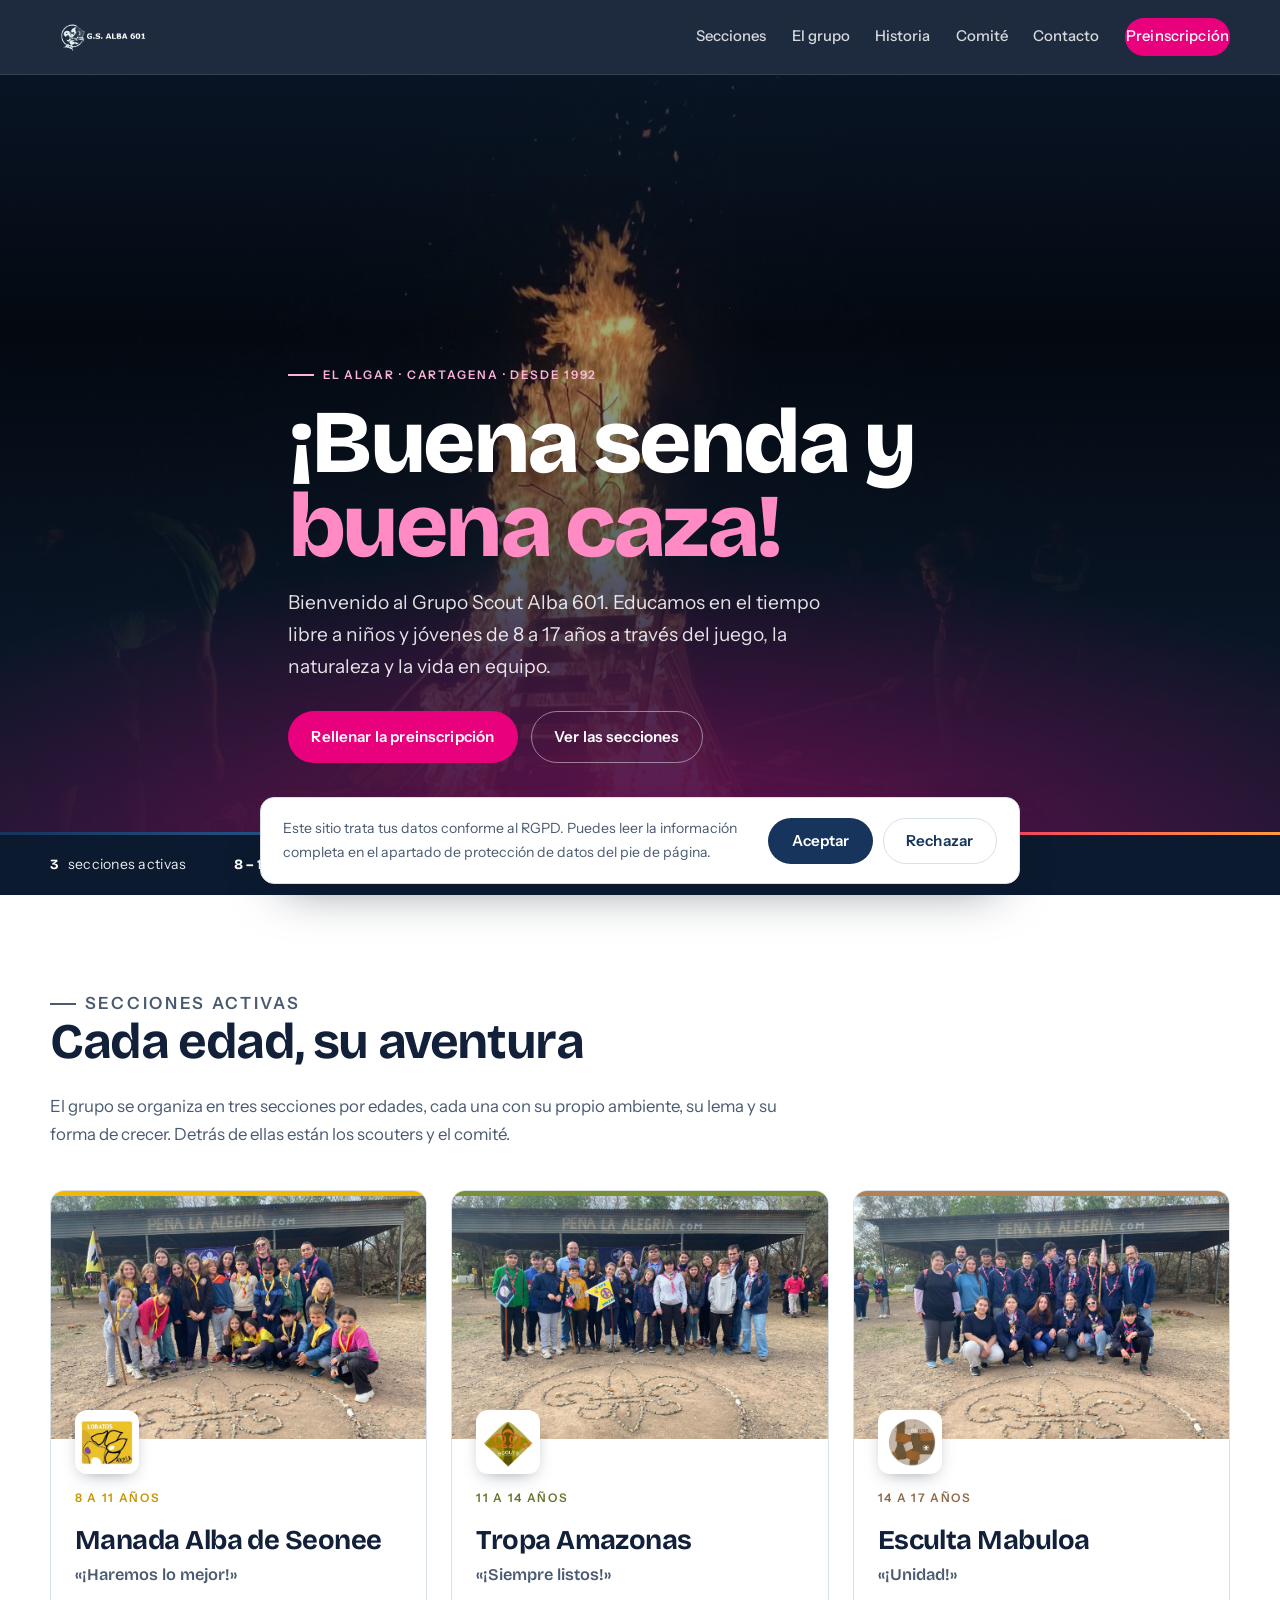
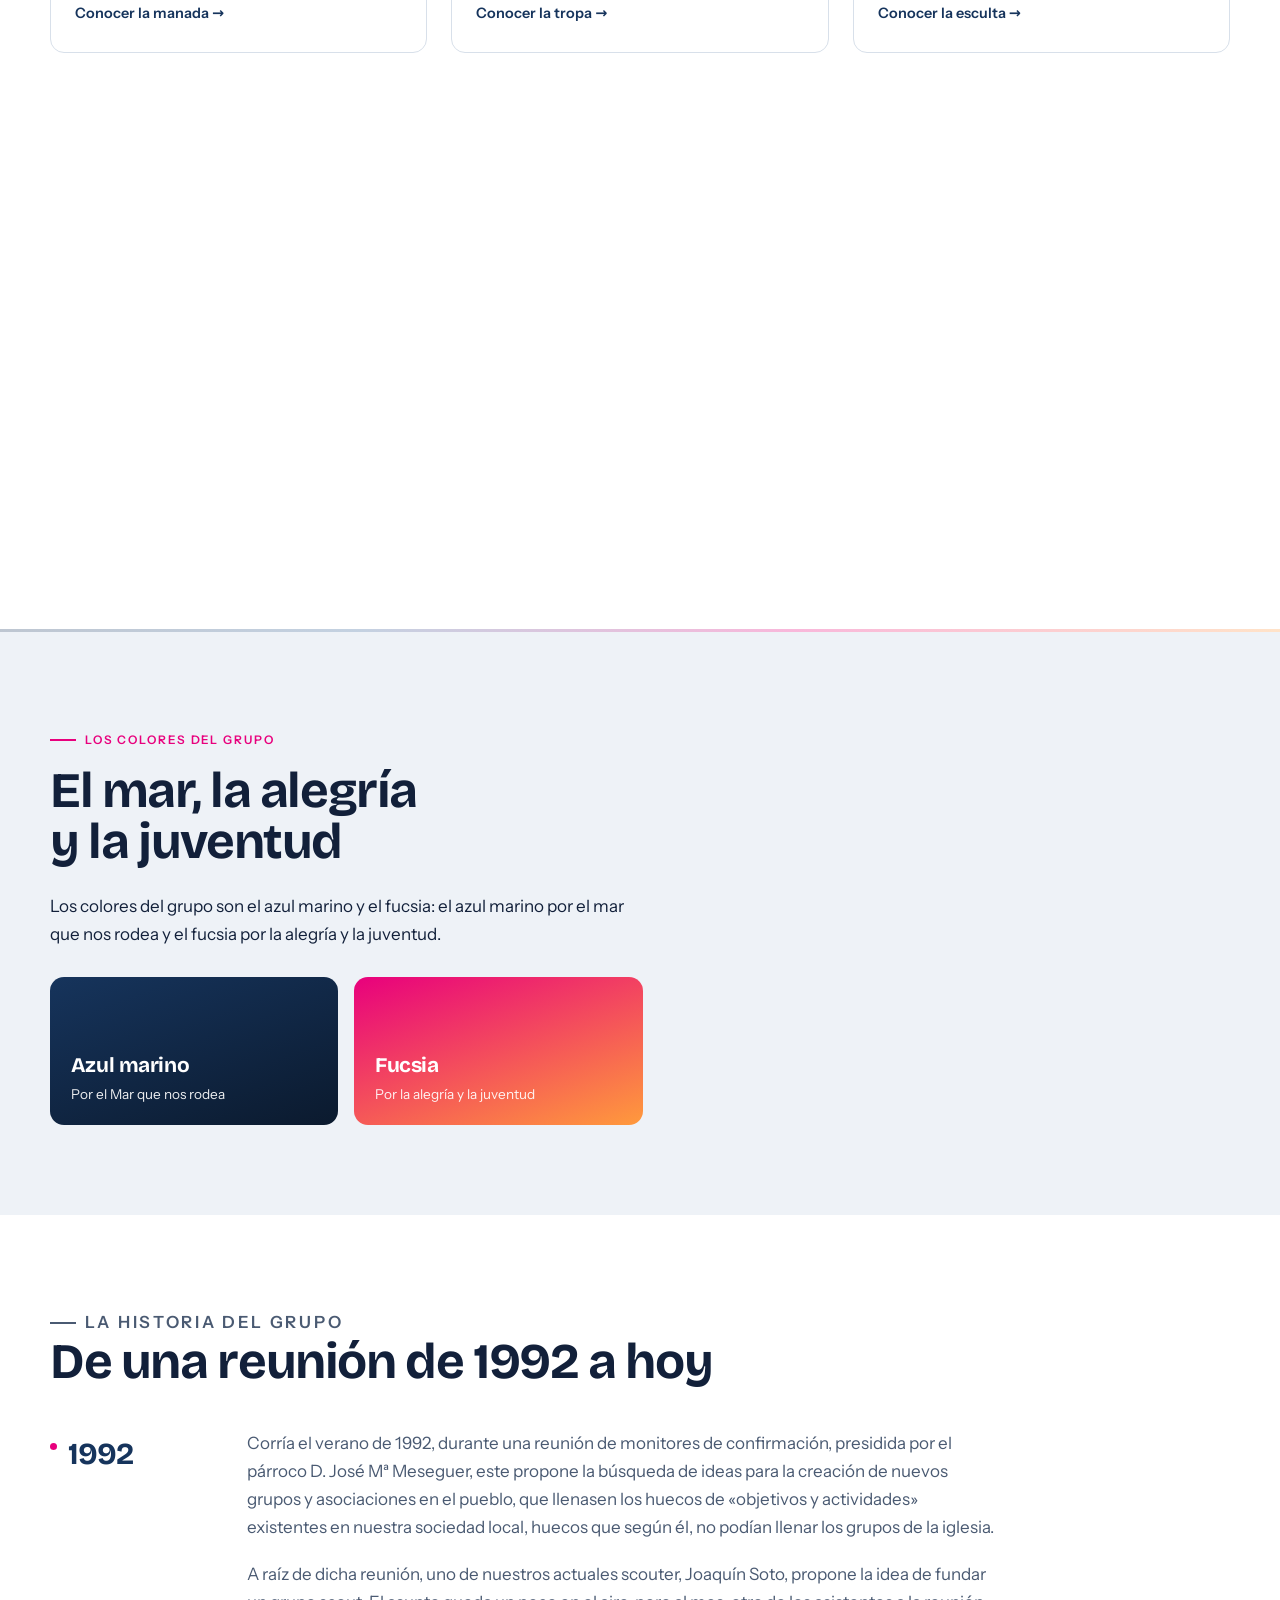
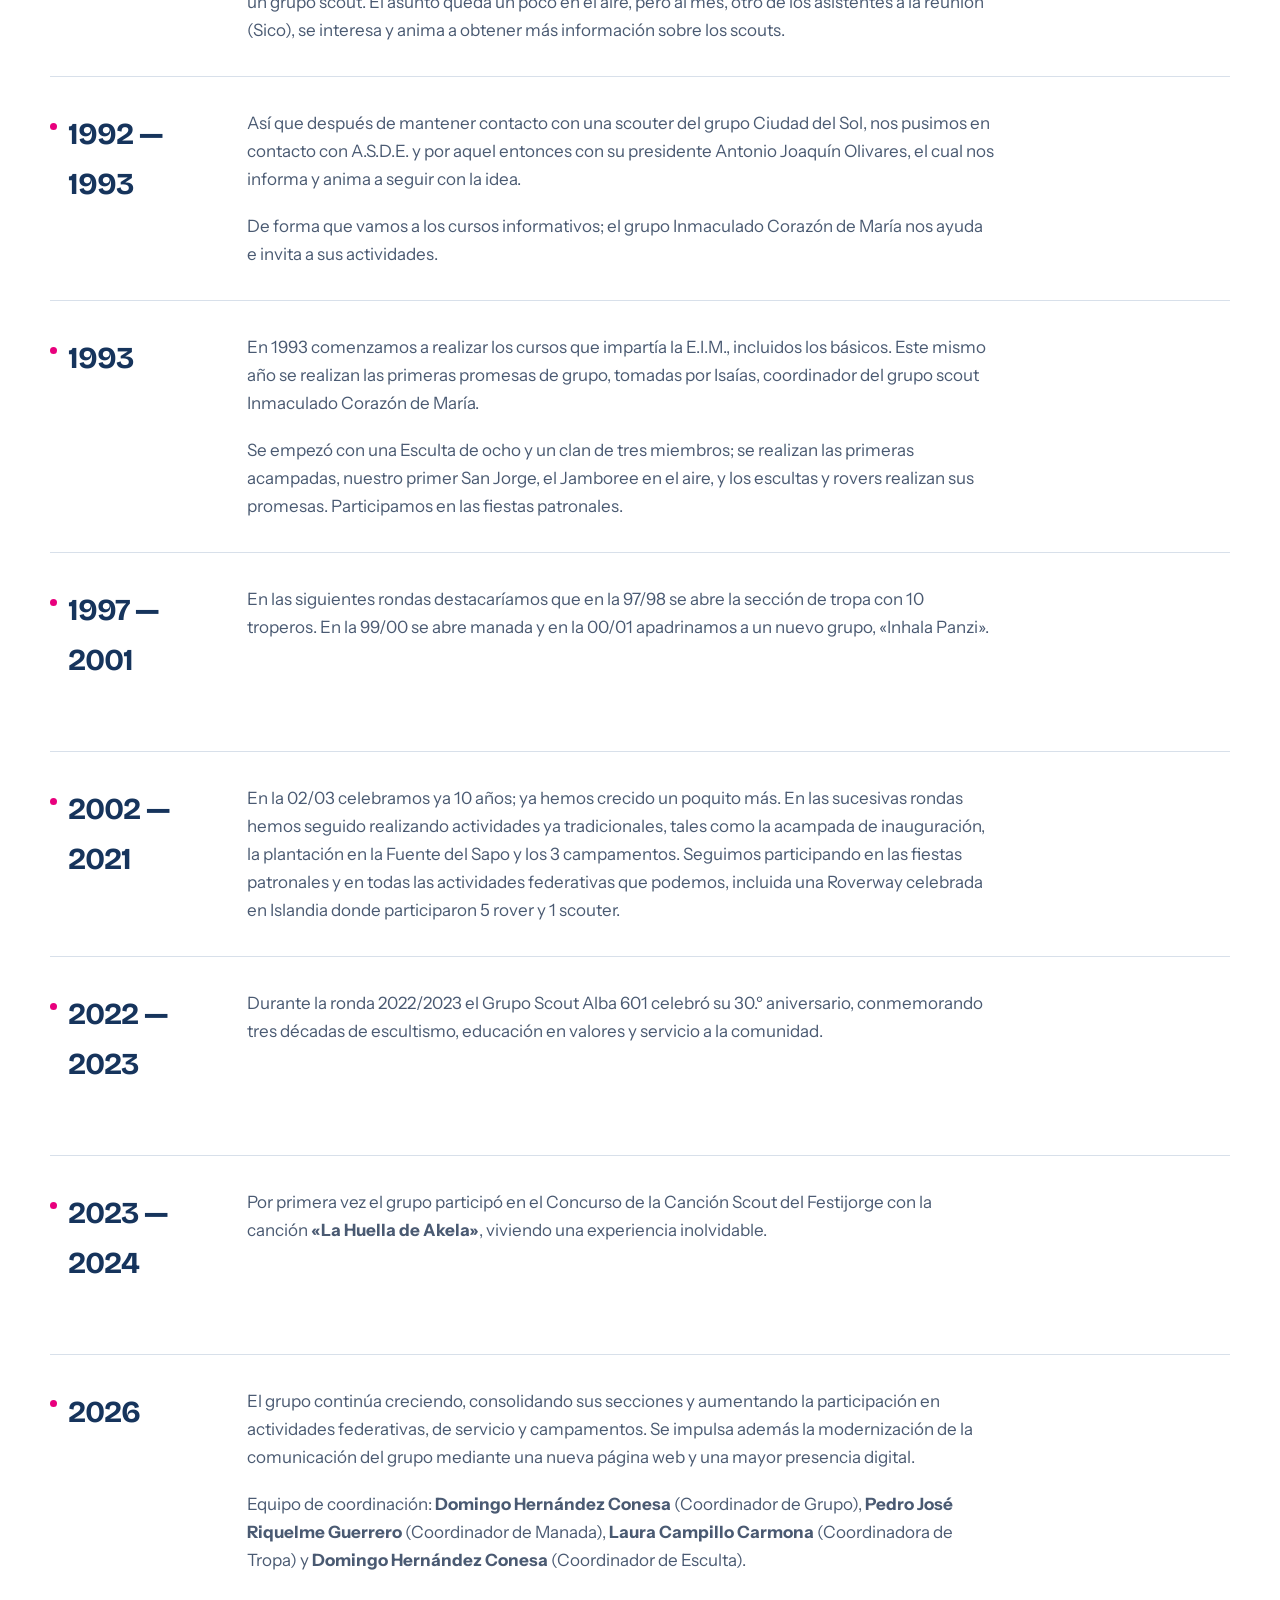
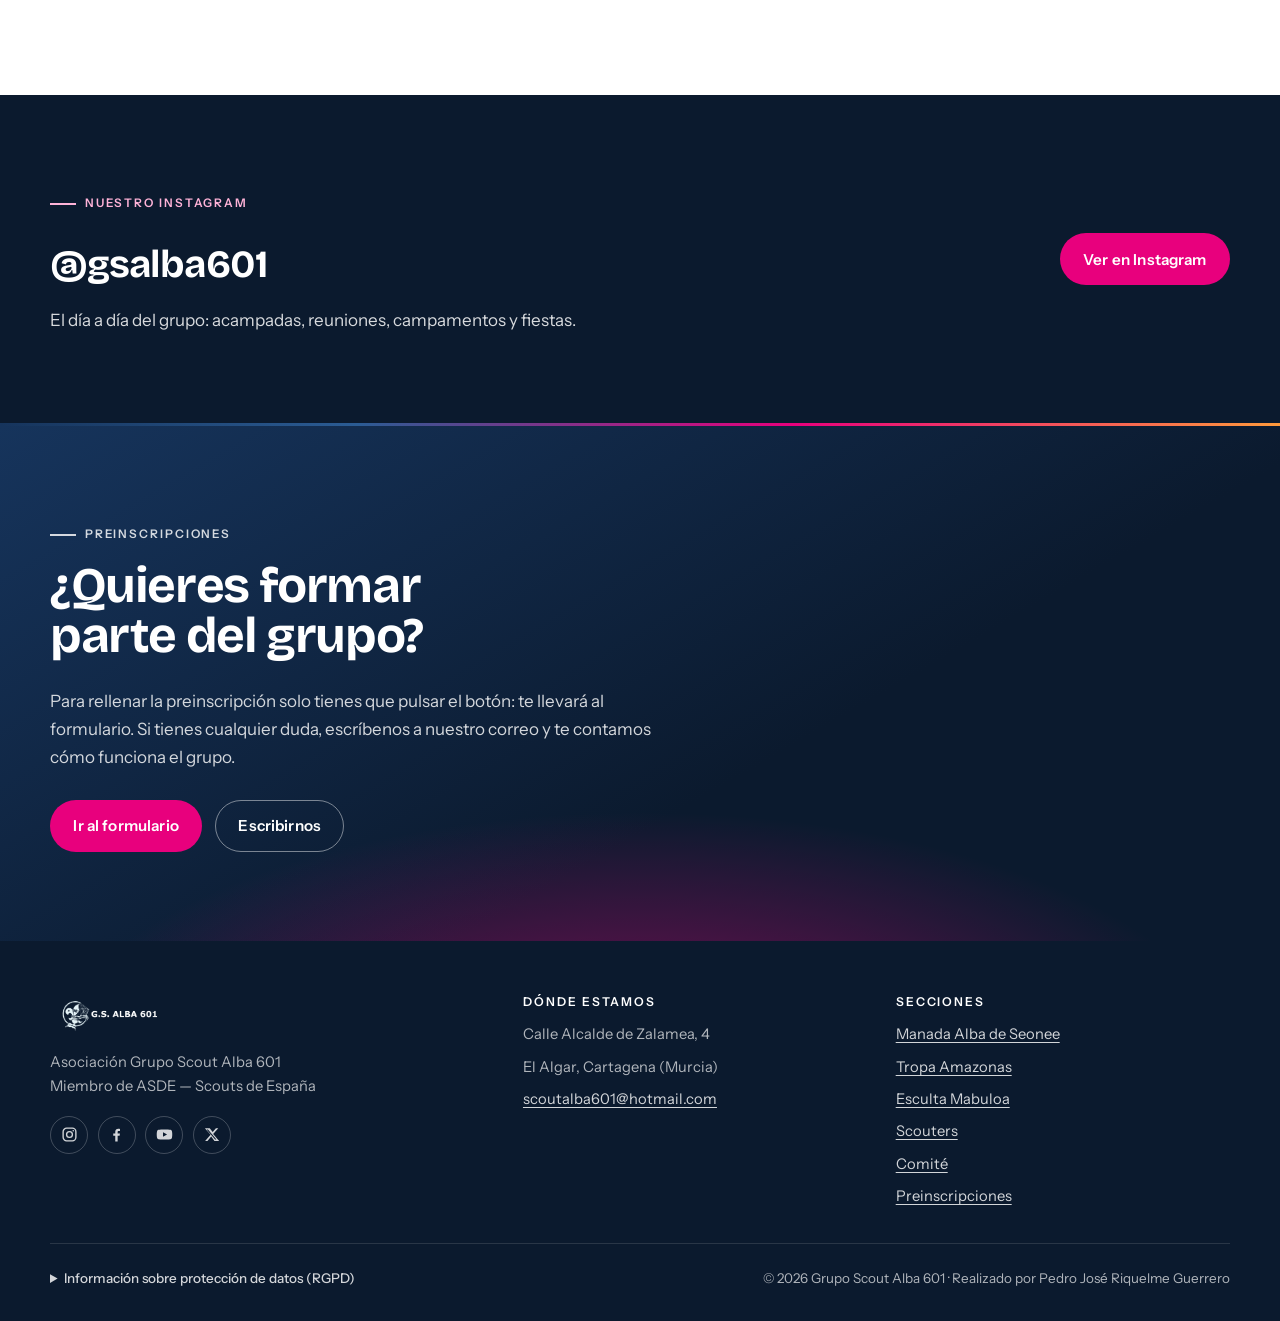
<file: index.html>
<!doctype html>
<html lang="es">
  <head>
    <meta charset="UTF-8" />
    <meta name="viewport" content="width=device-width, initial-scale=1" />
    <title>Grupo Scout Alba 601 — El Algar, Cartagena</title>
    <meta
      name="description"
      content="Grupo Scout Alba 601 de El Algar (Cartagena). Escultismo para niños y jóvenes de 8 a 17 años desde 1992: Manada Alba de Seonee, Tropa Amazonas y Esculta Mabuloa."
    />
    <meta name="theme-color" content="#0b1a2e" />
    <link
      rel="icon"
      href="./images/cropped-LOGO-WEB-1-e1734537390362-1-32x32.png"
      sizes="32x32"
    />
    <link
      rel="apple-touch-icon"
      href="./images/cropped-LOGO-WEB-1-e1734537390362-1-180x180.png"
    />
    <meta property="og:title" content="Grupo Scout Alba 601" />
    <meta
      property="og:description"
      content="Escultismo en El Algar (Cartagena) desde 1992. ¡Buena senda y buena caza!"
    />
    <meta property="og:image" content="./images/2024-12-LOGO-WEB.png" />
    <meta property="og:type" content="website" />
    <link
      rel="preload"
      href="./assets/fuentes/bricolage-grotesque-latin-wght-normal.woff2"
      as="font"
      type="font/woff2"
      crossorigin
    />
    <link rel="stylesheet" href="./assets/estilo.css" />
  </head>

  <body>
    <a class="saltar" href="#contenido">Saltar al contenido</a>

    <header class="cabecera">
      <div class="contenedor cabecera__fila">
        <a class="cabecera__logo" href="./index.html">
          <img
            src="./images/2024-12-LOGO-WEB.png"
            alt="Grupo Scout Alba 601"
            width="600"
            height="210"
          />
        </a>
        <button
          class="menu-btn"
          type="button"
          aria-expanded="false"
          aria-controls="menu-principal"
          aria-label="Abrir el menú"
        >
          <svg
            width="20"
            height="20"
            viewBox="0 0 24 24"
            fill="none"
            stroke="currentColor"
            stroke-width="2"
            stroke-linecap="round"
            aria-hidden="true"
          >
            <path d="M3 6h18M3 12h18M3 18h18" />
          </svg>
        </button>
        <nav class="nav" id="menu-principal" aria-label="Menú principal">
          <a href="#secciones">Secciones</a>
          <a href="#colores">El grupo</a>
          <a href="#historia">Historia</a>
          <a href="./comite/index.html">Comité</a>
          <a href="#contacto">Contacto</a>
          <a
            class="boton boton--fucsia"
            href="https://forms.gle/SEJvqEN669FUae3N7"
            target="_blank"
            rel="noopener"
            >Preinscripción</a
          >
        </nav>
      </div>
    </header>

    <main id="contenido">
      <section class="portada">
        <img
          class="portada__foto"
          src="./images/WhatsApp-Image-2024-12-18-at-16.22.15-scaled.jpeg"
          alt="Fuego de campamento del Grupo Scout Alba 601"
          width="1350"
          height="1800"
          fetchpriority="high"
        />
        <div class="contenedor portada__texto">
          <p class="etiqueta etiqueta--claro">
            El Algar · Cartagena · Desde 1992
          </p>
          <h1 class="portada__titulo">¡Buena senda y <em>buena caza!</em></h1>
          <p class="portada__entrada">
            Bienvenido al Grupo Scout Alba 601. Educamos en el tiempo libre a
            niños y jóvenes de 8 a 17 años a través del juego, la naturaleza y
            la vida en equipo.
          </p>
          <div class="portada__acciones">
            <a
              class="boton boton--fucsia"
              href="https://forms.gle/SEJvqEN669FUae3N7"
              target="_blank"
              rel="noopener"
              >Rellenar la preinscripción</a
            >
            <a class="boton boton--linea" href="#secciones"
              >Ver las secciones</a
            >
          </div>
        </div>
        <hr class="horizonte portada__horizonte" />
      </section>

      <section class="datos">
        <div class="contenedor datos__fila">
          <span><strong>3</strong> secciones activas</span>
          <span><strong>8&nbsp;–&nbsp;17</strong> años</span>
          <span><strong>1992</strong> año de fundación</span>
          <span><strong>ASDE</strong> Scouts de España</span>
        </div>
      </section>

      <section class="bloque" id="secciones">
        <div class="contenedor">
          <div class="bloque__cabeza revela">
            <p class="etiqueta">Secciones activas</p>
            <h2>Cada edad, su aventura</h2>
            <p>
              El grupo se organiza en tres secciones por edades, cada una con
              su propio ambiente, su lema y su forma de crecer. Detrás de ellas
              están los scouters y el comité.
            </p>
          </div>

          <div class="rejilla-secciones">
            <a
              class="tarjeta revela"
              style="--acento: var(--manada)"
              href="./manada%20de%20seonee/index.html"
            >
              <img
                class="tarjeta__foto"
                src="./manada%20de%20seonee/images/foto%20manada.jpg"
                alt="Lobatos y lobeznas de la Manada Alba de Seonee"
                loading="lazy"
                width="1800"
                height="1350"
              />
              <div class="tarjeta__cuerpo">
                <img
                  class="tarjeta__insignia"
                  src="./images/2024-12-insignia-de-manada.png"
                  alt=""
                  loading="lazy"
                  width="256"
                  height="222"
                />
                <p class="tarjeta__edad">8 a 11 años</p>
                <h3>Manada Alba de Seonee</h3>
                <p class="tarjeta__lema">«¡Haremos lo mejor!»</p>
                <span class="tarjeta__enlace">Conocer la manada →</span>
              </div>
            </a>

            <a
              class="tarjeta revela"
              style="--acento: var(--tropa)"
              href="./tropa%20amazonas/index.html"
            >
              <img
                class="tarjeta__foto"
                src="./tropa%20amazonas/images/foto%20tropa.jpg"
                alt="Scouts de la Tropa Amazonas"
                loading="lazy"
                width="1800"
                height="1350"
              />
              <div class="tarjeta__cuerpo">
                <img
                  class="tarjeta__insignia"
                  src="./images/2024-12-insignia-scout.png"
                  alt=""
                  loading="lazy"
                  width="250"
                  height="250"
                />
                <p class="tarjeta__edad">11 a 14 años</p>
                <h3>Tropa Amazonas</h3>
                <p class="tarjeta__lema">«¡Siempre listos!»</p>
                <span class="tarjeta__enlace">Conocer la tropa →</span>
              </div>
            </a>

            <a
              class="tarjeta revela"
              style="--acento: var(--esculta)"
              href="./Esculta%20Mabuloa/index.html"
            >
              <img
                class="tarjeta__foto"
                src="./Esculta%20Mabuloa/images/foto%20unidad.jpg"
                alt="Miembros de la Esculta Mabuloa"
                loading="lazy"
                width="1800"
                height="1350"
              />
              <div class="tarjeta__cuerpo">
                <img
                  class="tarjeta__insignia"
                  src="./images/2024-12-insignia-escultas.png"
                  alt=""
                  loading="lazy"
                  width="500"
                  height="500"
                />
                <p class="tarjeta__edad">14 a 17 años</p>
                <h3>Esculta Mabuloa</h3>
                <p class="tarjeta__lema">«¡Unidad!»</p>
                <span class="tarjeta__enlace">Conocer la esculta →</span>
              </div>
            </a>

            <a
              class="tarjeta revela"
              id="scouters"
              style="--acento: var(--amanecer)"
              href="./scouters/index.html"
            >
              <img
                class="tarjeta__foto tarjeta__foto--retrato"
                src="./images/foto-scouters.jpg"
                alt="Los scouters del Grupo Scout Alba 601"
                loading="lazy"
                width="1200"
                height="1600"
              />
              <div class="tarjeta__cuerpo">
                <img
                  class="tarjeta__insignia"
                  src="./images/2024-12-flor-de-lis.png"
                  alt=""
                  loading="lazy"
                  width="300"
                  height="300"
                />
                <p class="tarjeta__edad">Equipo educativo</p>
                <h3>Scouters</h3>
                <p class="tarjeta__lema">«Educar jugando, jugar educando»</p>
                <span class="tarjeta__enlace">Conocer a los scouters →</span>
              </div>
            </a>

            <a
              class="tarjeta revela"
              id="comite"
              style="--acento: #6b3fa0"
              href="./comite/index.html"
            >
              <img
                class="tarjeta__foto tarjeta__foto--retrato"
                src="./images/comite.jpg"
                alt="Integrantes del comité del Grupo Scout Alba 601"
                loading="lazy"
                width="1200"
                height="1600"
              />
              <div class="tarjeta__cuerpo">
                <img
                  class="tarjeta__insignia"
                  src="./images/insignia-comite.png"
                  alt=""
                  loading="lazy"
                  width="500"
                  height="500"
                />
                <p class="tarjeta__edad">Logística y apoyo</p>
                <h3>Comité</h3>
                <p class="tarjeta__lema">«¡Pá lo que haga falta!»</p>
                <span class="tarjeta__enlace">Conocer el comité →</span>
              </div>
            </a>
          </div>
        </div>
      </section>

      <hr class="horizonte horizonte--suave" />

      <section class="bloque bloque--niebla" id="colores">
        <div class="contenedor colores">
          <div class="revela">
            <p class="etiqueta">Los colores del grupo</p>
            <h2>El mar, la alegría y la juventud</h2>
            <p>
              Los colores del grupo son el azul marino y el fucsia: el azul
              marino por el mar que nos rodea y el fucsia por la alegría y la
              juventud.
            </p>
            <div class="muestras">
              <div class="muestra muestra--mar">
                <strong>Azul marino</strong>
                <span>Por el Mar que nos rodea</span>
              </div>
              <div class="muestra muestra--amanecer">
                <strong>Fucsia</strong>
                <span>Por la alegría y la juventud</span>
              </div>
            </div>
          </div>
          <div class="revela">
            <img
              class="colores__panoleta"
              src="./images/panoleta25aniversario.webp"
              alt="Pañoleta del grupo con la insignia del XXV aniversario, 1992-2017"
              loading="lazy"
              width="1810"
              height="837"
            />
          </div>
        </div>
      </section>

      <section class="bloque" id="historia">
        <div class="contenedor">
          <div class="bloque__cabeza revela">
            <p class="etiqueta">La historia del grupo</p>
            <h2>De una reunión de 1992 a hoy</h2>
          </div>

          <div class="historia">
            <article class="hito revela">
              <p class="hito__anio">1992</p>
              <div class="hito__texto">
                <p>
                  Corría el verano de 1992, durante una reunión de monitores de
                  confirmación, presidida por el párroco D. José Mª Meseguer,
                  este propone la búsqueda de ideas para la creación de nuevos
                  grupos y asociaciones en el pueblo, que llenasen los huecos de
                  «objetivos y actividades» existentes en nuestra sociedad
                  local, huecos que según él, no podían llenar los grupos de la
                  iglesia.
                </p>
                <p>
                  A raíz de dicha reunión, uno de nuestros actuales scouter,
                  Joaquín Soto, propone la idea de fundar un grupo scout. El
                  asunto queda un poco en el aire, pero al mes, otro de los
                  asistentes a la reunión (Sico), se interesa y anima a obtener
                  más información sobre los scouts.
                </p>
              </div>
            </article>

            <article class="hito revela">
              <p class="hito__anio">1992 — 1993</p>
              <div class="hito__texto">
                <p>
                  Así que después de mantener contacto con una scouter del grupo
                  Ciudad del Sol, nos pusimos en contacto con A.S.D.E. y por
                  aquel entonces con su presidente Antonio Joaquín Olivares, el
                  cual nos informa y anima a seguir con la idea.
                </p>
                <p>
                  De forma que vamos a los cursos informativos; el grupo
                  Inmaculado Corazón de María nos ayuda e invita a sus
                  actividades.
                </p>
              </div>
            </article>

            <article class="hito revela">
              <p class="hito__anio">1993</p>
              <div class="hito__texto">
                <p>
                  En 1993 comenzamos a realizar los cursos que impartía la
                  E.I.M., incluidos los básicos. Este mismo año se realizan las
                  primeras promesas de grupo, tomadas por Isaías, coordinador
                  del grupo scout Inmaculado Corazón de María.
                </p>
                <p>
                  Se empezó con una Esculta de ocho y un clan de tres miembros;
                  se realizan las primeras acampadas, nuestro primer San Jorge,
                  el Jamboree en el aire, y los escultas y rovers realizan sus
                  promesas. Participamos en las fiestas patronales.
                </p>
              </div>
            </article>

            <article class="hito revela">
              <p class="hito__anio">1997 — 2001</p>
              <div class="hito__texto">
                <p>
                  En las siguientes rondas destacaríamos que en la 97/98 se abre
                  la sección de tropa con 10 troperos. En la 99/00 se abre
                  manada y en la 00/01 apadrinamos a un nuevo grupo, «Inhala
                  Panzi».
                </p>
              </div>
            </article>

            <article class="hito revela">
              <p class="hito__anio">2002 — 2021</p>
              <div class="hito__texto">
                <p>
                  En la 02/03 celebramos ya 10 años; ya hemos crecido un poquito
                  más. En las sucesivas rondas hemos seguido realizando
                  actividades ya tradicionales, tales como la acampada de
                  inauguración, la plantación en la Fuente del Sapo y los 3
                  campamentos. Seguimos participando en las fiestas patronales y
                  en todas las actividades federativas que podemos, incluida una
                  Roverway celebrada en Islandia donde participaron 5 rover y 1
                  scouter.
                </p>
              </div>
            </article>
            <article class="hito revela">
              <p class="hito__anio">2022 — 2023</p>
              <div class="hito__texto">
                <p>
                  Durante la ronda 2022/2023 el Grupo Scout Alba 601 celebró su
                  30.º aniversario, conmemorando tres décadas de escultismo,
                  educación en valores y servicio a la comunidad.
                </p>
              </div>
            </article>
            <article class="hito revela">
              <p class="hito__anio">2023 — 2024</p>
              <div class="hito__texto">
                <p>
                  Por primera vez el grupo participó en el Concurso de la
                  Canción Scout del Festijorge con la canción
                  <strong>«La Huella de Akela»</strong>, viviendo una
                  experiencia inolvidable.
                </p>
              </div>
            </article>
            <article class="hito revela">
              <p class="hito__anio">2026</p>
              <div class="hito__texto">
                <p>
                  El grupo continúa creciendo, consolidando sus secciones y
                  aumentando la participación en actividades federativas, de
                  servicio y campamentos. Se impulsa además la modernización de
                  la comunicación del grupo mediante una nueva página web y una
                  mayor presencia digital.
                </p>
                <p>
                  Equipo de coordinación:
                  <strong>Domingo Hernández Conesa</strong> (Coordinador de
                  Grupo),
                  <strong>Pedro José Riquelme Guerrero</strong> (Coordinador de
                  Manada), <strong>Laura Campillo Carmona</strong> (Coordinadora
                  de Tropa) y
                  <strong>Domingo Hernández Conesa</strong> (Coordinador de
                  Esculta).
                </p>
              </div>
            </article>
          </div>
        </div>
      </section>

      <section class="bloque bloque--noche">
        <div class="contenedor">
          <div class="instagram revela">
            <div>
              <p class="etiqueta etiqueta--claro">Nuestro Instagram</p>
              <p class="instagram__cuenta">@gsalba601</p>
              <p style="margin: 0.6rem 0 0">
                El día a día del grupo: acampadas, reuniones, campamentos y
                fiestas.
              </p>
            </div>
            <a
              class="boton boton--fucsia"
              href="https://www.instagram.com/gsalba601/"
              target="_blank"
              rel="noopener"
              >Ver en Instagram</a
            >
          </div>
        </div>
      </section>

      <hr class="horizonte" />

      <section class="bloque llamada" id="preinscripciones">
        <div class="contenedor">
          <div class="revela">
            <p class="etiqueta etiqueta--claro">Preinscripciones</p>
            <h2>¿Quieres formar parte del grupo?</h2>
            <p>
              Para rellenar la preinscripción solo tienes que pulsar el botón:
              te llevará al formulario. Si tienes cualquier duda, escríbenos a
              nuestro correo y te contamos cómo funciona el grupo.
            </p>
            <div class="portada__acciones">
              <a
                class="boton boton--fucsia"
                href="https://forms.gle/SEJvqEN669FUae3N7"
                target="_blank"
                rel="noopener"
                >Ir al formulario</a
              >
              <a
                class="boton boton--linea"
                href="mailto:scoutalba601@hotmail.com"
                >Escribirnos</a
              >
            </div>
          </div>
        </div>
      </section>
    </main>

    <footer class="pie" id="contacto">
      <div class="contenedor">
        <div class="pie__rejilla">
          <div>
            <img
              class="pie__logo"
              src="./images/2024-12-LOGO-WEB.png"
              alt="Grupo Scout Alba 601"
              width="600"
              height="210"
              loading="lazy"
            />
            <p>
              Asociación Grupo Scout Alba 601<br />Miembro de ASDE — Scouts de
              España
            </p>
            <div class="redes">
              <a
                href="https://www.instagram.com/gsalba601?igsh=bjk0ZXlpY3FydnV0"
                target="_blank"
                rel="noopener"
                aria-label="Instagram"
              >
                <svg
                  viewBox="0 0 24 24"
                  fill="none"
                  stroke="currentColor"
                  stroke-width="1.9"
                  aria-hidden="true"
                >
                  <rect x="3" y="3" width="18" height="18" rx="5" />
                  <circle cx="12" cy="12" r="4.1" />
                  <circle
                    cx="17.3"
                    cy="6.7"
                    r="1.15"
                    fill="currentColor"
                    stroke="none"
                  />
                </svg>
              </a>
              <a
                href="https://www.facebook.com/share/15bXGEmCcB/?mibextid=wwXIfr"
                target="_blank"
                rel="noopener"
                aria-label="Facebook"
              >
                <svg viewBox="0 0 24 24" fill="currentColor" aria-hidden="true">
                  <path
                    d="M13.6 22v-8.2h2.8l.42-3.2h-3.22V8.55c0-.93.26-1.56 1.6-1.56h1.71V4.13c-.3-.04-1.31-.13-2.5-.13-2.47 0-4.16 1.5-4.16 4.27v2.33H7.4v3.2h2.85V22h3.35z"
                  />
                </svg>
              </a>
              <a
                href="https://www.youtube.com/@gruposcoutalba6013"
                target="_blank"
                rel="noopener"
                aria-label="YouTube"
              >
                <svg viewBox="0 0 24 24" fill="currentColor" aria-hidden="true">
                  <path
                    d="M22.5 7.3a2.75 2.75 0 0 0-1.93-1.95C18.85 4.9 12 4.9 12 4.9s-6.85 0-8.57.45A2.75 2.75 0 0 0 1.5 7.3C1.05 9.02 1.05 12 1.05 12s0 2.98.45 4.7a2.75 2.75 0 0 0 1.93 1.95c1.72.45 8.57.45 8.57.45s6.85 0 8.57-.45a2.75 2.75 0 0 0 1.93-1.95c.45-1.72.45-4.7.45-4.7s0-2.98-.45-4.7zM9.9 15.3V8.7l5.7 3.3-5.7 3.3z"
                  />
                </svg>
              </a>
              <a
                href="https://x.com/gruposcoutalba?s=11&amp;t=n7w60iUgNT3MsKyUaM8Eiw"
                target="_blank"
                rel="noopener"
                aria-label="X"
              >
                <svg viewBox="0 0 24 24" fill="currentColor" aria-hidden="true">
                  <path
                    d="M18.24 3h3.3l-7.2 8.23L22.8 21h-6.63l-4.6-6.02L6.3 21H3l7.7-8.8L2.7 3h6.8l4.16 5.5L18.24 3zm-1.16 16.03h1.83L7.02 4.87H5.06l12.02 14.16z"
                  />
                </svg>
              </a>
            </div>
          </div>

          <div>
            <h4>Dónde estamos</h4>
            <ul>
              <li>Calle Alcalde de Zalamea, 4</li>
              <li>El Algar, Cartagena (Murcia)</li>
              <li>
                <a href="mailto:scoutalba601@hotmail.com"
                  >scoutalba601@hotmail.com</a
                >
              </li>
            </ul>
          </div>

          <div>
            <h4>Secciones</h4>
            <ul>
              <li>
                <a href="./manada%20de%20seonee/index.html"
                  >Manada Alba de Seonee</a
                >
              </li>
              <li>
                <a href="./tropa%20amazonas/index.html">Tropa Amazonas</a>
              </li>
              <li>
                <a href="./Esculta%20Mabuloa/index.html">Esculta Mabuloa</a>
              </li>
              <li><a href="./scouters/index.html">Scouters</a></li>
              <li><a href="./comite/index.html">Comité</a></li>
              <li>
                <a
                  href="https://forms.gle/SEJvqEN669FUae3N7"
                  target="_blank"
                  rel="noopener"
                  >Preinscripciones</a
                >
              </li>
            </ul>
          </div>
        </div>

        <div class="pie__legal">
          <details>
            <summary>Información sobre protección de datos (RGPD)</summary>
            <p>
              En aras a dar cumplimiento al Reglamento (UE) 2016/679 del
              Parlamento Europeo y del Consejo, de 27 de abril de 2016, relativo
              a la protección de las personas físicas en lo que respecta al
              tratamiento de datos personales y a la libre circulación de estos
              datos, y siguiendo las Recomendaciones e Instrucciones emitidas
              por la Agencia Española de Protección de Datos (A.E.P.D.), SE
              INFORMA:
            </p>
            <ul>
              <li>
                Los datos de carácter personal solicitados y facilitados por
                usted son incorporados a un fichero de titularidad privada cuyo
                responsable y único destinatario es Asociación Grupo Scout Alba
                601.
              </li>
              <li>
                Solo serán solicitados aquellos datos estrictamente necesarios
                para prestar adecuadamente los servicios solicitados, pudiendo
                ser necesario recoger datos de contacto de terceros, tales como
                representantes legales, tutores o personas a cargo designadas
                por los mismos.
              </li>
              <li>
                Todos los datos recogidos cuentan con el compromiso de
                confidencialidad, con las medidas de seguridad establecidas
                legalmente, y bajo ningún concepto son cedidos o tratados por
                terceras personas, físicas o jurídicas, sin el previo
                consentimiento del asociado, tutor o representante legal, salvo
                en aquellos casos en los que fuere imprescindible para la
                correcta prestación del servicio.
              </li>
              <li>
                Una vez finalizada la relación entre la asociación y el
                asociado, los datos serán archivados y conservados durante un
                periodo de tiempo mínimo de 5 años desde la última visita, tras
                lo cual seguirán archivados o, en su defecto, serán devueltos
                íntegramente al autorizado legal.
              </li>
              <li>
                Los datos que facilito serán incluidos en el fichero de la
                Asociación Grupo Scout Alba 601, con la finalidad de gestión del
                tratamiento médico, emisión de facturas, contacto…, manifiesto
                mi consentimiento. También se me ha informado de la posibilidad
                de ejercitar los derechos de acceso, rectificación, cancelación
                y oposición, indicándolo por escrito a
                <a href="mailto:scoutalba601@hotmail.com"
                  >scoutalba601@hotmail.com</a
                >.
              </li>
            </ul>
          </details>
          <p style="margin: 0">
            © 2026 Grupo Scout Alba 601 · Realizado por Pedro José Riquelme
            Guerrero
          </p>
        </div>
      </div>
    </footer>

    <div
      class="aviso"
      role="dialog"
      aria-label="Aviso de protección de datos"
      hidden
    >
      <p>
        Este sitio trata tus datos conforme al RGPD. Puedes leer la información
        completa en el apartado de protección de datos del pie de página.
      </p>
      <div style="display: flex; gap: 0.6rem; flex-wrap: wrap">
        <button class="boton boton--marino" type="button" data-aviso="aceptar">
          Aceptar
        </button>
        <button
          class="boton boton--linea-oscura"
          type="button"
          data-aviso="rechazar"
        >
          Rechazar
        </button>
      </div>
    </div>

    <script src="./assets/guion.js" defer></script>
  </body>
</html>
</file>
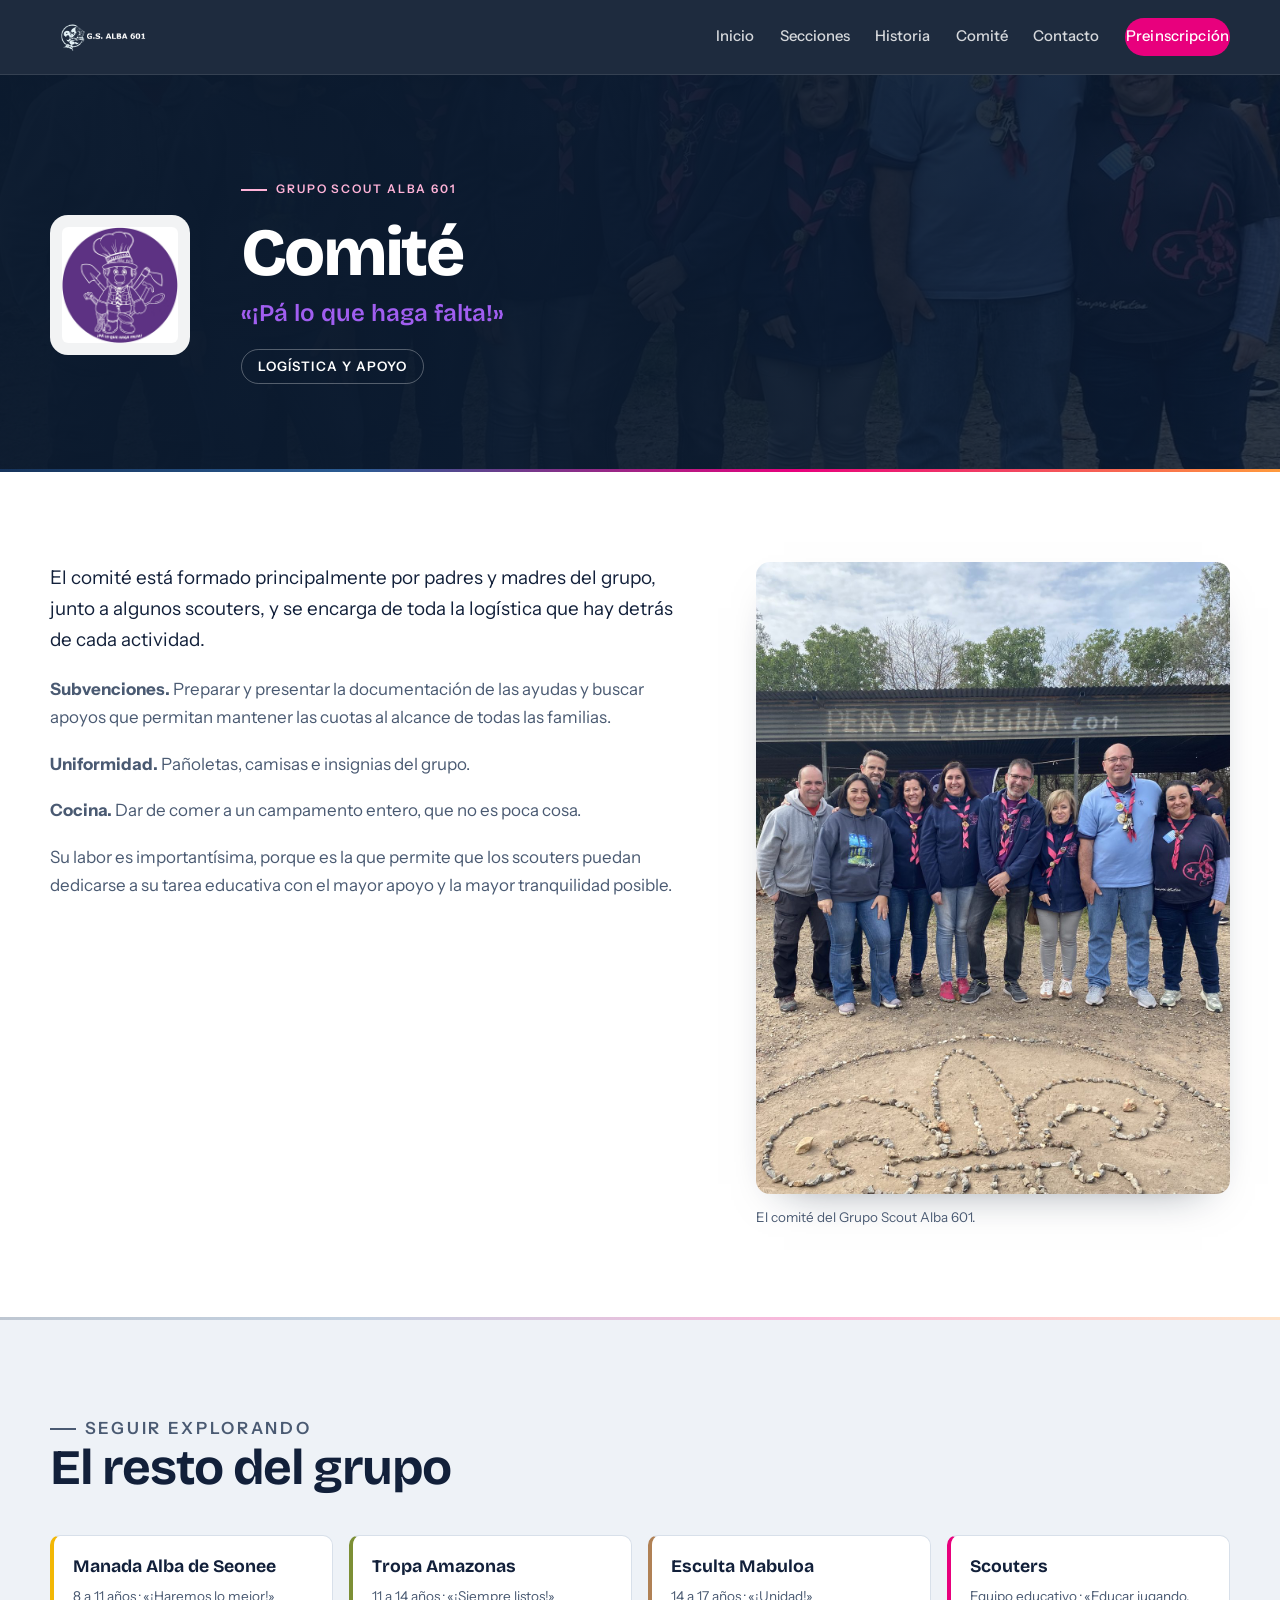
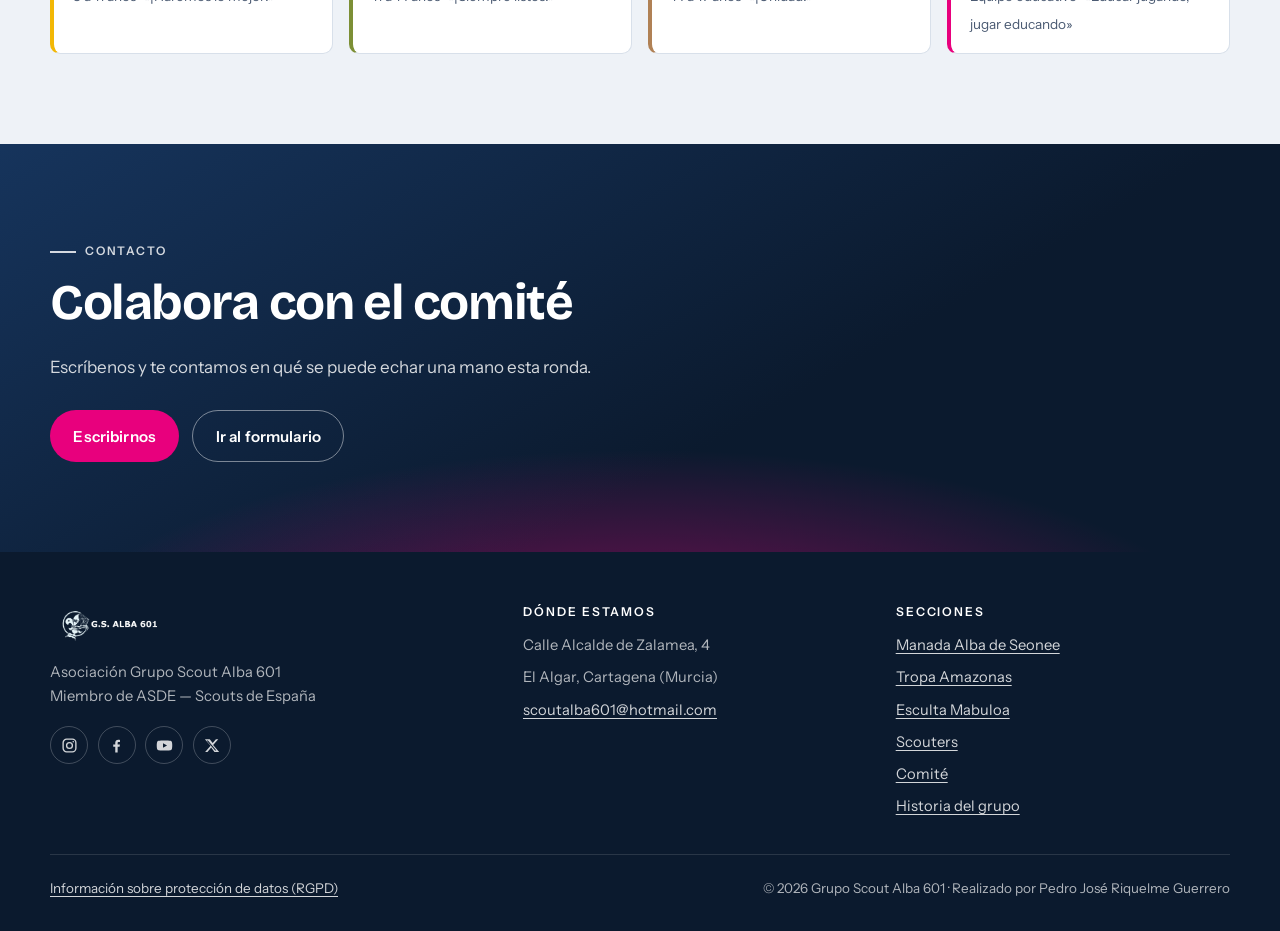
<file: comite/index.html>
<!DOCTYPE html>
<html lang="es">
<head>
<meta charset="UTF-8">
<meta name="viewport" content="width=device-width, initial-scale=1">
<title>Comité — Grupo Scout Alba 601</title>
<meta name="description" content="El comité del Grupo Scout Alba 601: padres, madres y scouters que llevan la logística del grupo en El Algar, Cartagena.">
<meta name="theme-color" content="#0b1a2e">
<link rel="icon" href="../images/cropped-LOGO-WEB-1-e1734537390362-1-32x32.png" sizes="32x32">
<link rel="apple-touch-icon" href="../images/cropped-LOGO-WEB-1-e1734537390362-1-180x180.png">
<meta property="og:title" content="Comité — Grupo Scout Alba 601">
<meta property="og:description" content="El comité del Grupo Scout Alba 601: padres, madres y scouters que llevan la logística del grupo en El Algar, Cartagena.">
<meta property="og:type" content="website">
<link rel="preload" href="../assets/fuentes/bricolage-grotesque-latin-wght-normal.woff2" as="font" type="font/woff2" crossorigin>
<link rel="stylesheet" href="../assets/estilo.css">
</head>
<body>

<a class="saltar" href="#contenido">Saltar al contenido</a>

<header class="cabecera">
  <div class="contenedor cabecera__fila">
    <a class="cabecera__logo" href="../index.html">
      <img src="../images/2024-12-LOGO-WEB.png" alt="Grupo Scout Alba 601" width="600" height="210">
    </a>
    <button class="menu-btn" type="button" aria-expanded="false" aria-controls="menu-principal" aria-label="Abrir el menú">
      <svg width="20" height="20" viewBox="0 0 24 24" fill="none" stroke="currentColor" stroke-width="2" stroke-linecap="round" aria-hidden="true">
        <path d="M3 6h18M3 12h18M3 18h18"/>
      </svg>
    </button>
    <nav class="nav" id="menu-principal" aria-label="Menú principal">
      <a href="../index.html">Inicio</a>
      <a href="../index.html#secciones">Secciones</a>
      <a href="../index.html#historia">Historia</a>
      <a href="../comite/index.html">Comité</a>
      <a href="../index.html#contacto">Contacto</a>
      <a class="boton boton--fucsia" href="https://forms.gle/SEJvqEN669FUae3N7" target="_blank" rel="noopener">Preinscripción</a>
    </nav>
  </div>
</header>

<main id="contenido">

  <section class="cabecera-seccion" style="--acento: #6b3fa0;">
    <img class="cabecera-seccion__foto" src="../images/comite.jpg" alt="" width="1200" height="1600" fetchpriority="high">
    <div class="contenedor cabecera-seccion__texto">
      <img class="cabecera-seccion__insignia" src="../images/insignia-comite.png" alt="Insignia del comité del Grupo Scout Alba 601" width="300" height="300">
      <div>
        <p class="etiqueta etiqueta--claro">Grupo Scout Alba 601</p>
        <h1>Comité</h1>
        <p class="cabecera-seccion__lema">«¡Pá lo que haga falta!»</p>
        <p class="cabecera-seccion__edad">Logística y apoyo</p>
      </div>
    </div>
    <hr class="horizonte portada__horizonte">
  </section>

  <section class="bloque">
    <div class="contenedor seccion-cuerpo">
      <div class="texto-largo revela">
        <p>El comité está formado principalmente por padres y madres del grupo, junto a algunos scouters, y se encarga de toda la logística que hay detrás de cada actividad.</p>
        <p><strong>Subvenciones.</strong> Preparar y presentar la documentación de las ayudas y buscar apoyos que permitan mantener las cuotas al alcance de todas las familias.</p>
        <p><strong>Uniformidad.</strong> Pañoletas, camisas e insignias del grupo.</p>
        <p><strong>Cocina.</strong> Dar de comer a un campamento entero, que no es poca cosa.</p>
        <p>Su labor es importantísima, porque es la que permite que los scouters puedan dedicarse a su tarea educativa con el mayor apoyo y la mayor tranquilidad posible.</p>
        
      </div>
      <figure class="revela">
        <img src="../images/comite.jpg" alt="El comité del Grupo Scout Alba 601." loading="lazy" width="1200" height="1600">
        <figcaption>El comité del Grupo Scout Alba 601.</figcaption>
      </figure>
    </div>
  </section>

  <hr class="horizonte horizonte--suave">

  <section class="bloque bloque--niebla">
    <div class="contenedor">
      <div class="bloque__cabeza revela">
        <p class="etiqueta">Seguir explorando</p>
        <h2>El resto del grupo</h2>
      </div>
      <div class="otras-secciones revela">
        <a href="../manada%20de%20seonee/index.html" style="--acento: var(--manada);"><strong>Manada Alba de Seonee</strong><span>8 a 11 años · «¡Haremos lo mejor!»</span></a>
        <a href="../tropa%20amazonas/index.html" style="--acento: var(--tropa);"><strong>Tropa Amazonas</strong><span>11 a 14 años · «¡Siempre listos!»</span></a>
        <a href="../Esculta%20Mabuloa/index.html" style="--acento: var(--esculta);"><strong>Esculta Mabuloa</strong><span>14 a 17 años · «¡Unidad!»</span></a>
        <a href="../scouters/index.html" style="--acento: var(--amanecer);"><strong>Scouters</strong><span>Equipo educativo · «Educar jugando, jugar educando»</span></a>
      </div>
    </div>
  </section>

  <section class="bloque llamada">
    <div class="contenedor revela">
      <p class="etiqueta etiqueta--claro">Contacto</p>
      <h2>Colabora con el comité</h2>
      <p>Escríbenos y te contamos en qué se puede echar una mano esta ronda.</p>
      <div class="portada__acciones">
        <a class="boton boton--fucsia" href="mailto:scoutalba601@hotmail.com">Escribirnos</a>
        <a class="boton boton--linea" href="https://forms.gle/SEJvqEN669FUae3N7" target="_blank" rel="noopener">Ir al formulario</a>
      </div>
    </div>
  </section>

</main>

<footer class="pie">
  <div class="contenedor">
    <div class="pie__rejilla">
      <div>
        <img class="pie__logo" src="../images/2024-12-LOGO-WEB.png" alt="Grupo Scout Alba 601" width="600" height="210" loading="lazy">
        <p>Asociación Grupo Scout Alba 601<br>Miembro de ASDE — Scouts de España</p>
        <div class="redes">
          <a href="https://www.instagram.com/gsalba601?igsh=bjk0ZXlpY3FydnV0" target="_blank" rel="noopener" aria-label="Instagram">
            <svg viewBox="0 0 24 24" fill="none" stroke="currentColor" stroke-width="1.9" aria-hidden="true"><rect x="3" y="3" width="18" height="18" rx="5"/><circle cx="12" cy="12" r="4.1"/><circle cx="17.3" cy="6.7" r="1.15" fill="currentColor" stroke="none"/></svg>
          </a>
          <a href="https://www.facebook.com/share/15bXGEmCcB/?mibextid=wwXIfr" target="_blank" rel="noopener" aria-label="Facebook">
            <svg viewBox="0 0 24 24" fill="currentColor" aria-hidden="true"><path d="M13.6 22v-8.2h2.8l.42-3.2h-3.22V8.55c0-.93.26-1.56 1.6-1.56h1.71V4.13c-.3-.04-1.31-.13-2.5-.13-2.47 0-4.16 1.5-4.16 4.27v2.33H7.4v3.2h2.85V22h3.35z"/></svg>
          </a>
          <a href="https://www.youtube.com/@gruposcoutalba6013" target="_blank" rel="noopener" aria-label="YouTube">
            <svg viewBox="0 0 24 24" fill="currentColor" aria-hidden="true"><path d="M22.5 7.3a2.75 2.75 0 0 0-1.93-1.95C18.85 4.9 12 4.9 12 4.9s-6.85 0-8.57.45A2.75 2.75 0 0 0 1.5 7.3C1.05 9.02 1.05 12 1.05 12s0 2.98.45 4.7a2.75 2.75 0 0 0 1.93 1.95c1.72.45 8.57.45 8.57.45s6.85 0 8.57-.45a2.75 2.75 0 0 0 1.93-1.95c.45-1.72.45-4.7.45-4.7s0-2.98-.45-4.7zM9.9 15.3V8.7l5.7 3.3-5.7 3.3z"/></svg>
          </a>
          <a href="https://x.com/gruposcoutalba?s=11&amp;t=n7w60iUgNT3MsKyUaM8Eiw" target="_blank" rel="noopener" aria-label="X">
            <svg viewBox="0 0 24 24" fill="currentColor" aria-hidden="true"><path d="M18.24 3h3.3l-7.2 8.23L22.8 21h-6.63l-4.6-6.02L6.3 21H3l7.7-8.8L2.7 3h6.8l4.16 5.5L18.24 3zm-1.16 16.03h1.83L7.02 4.87H5.06l12.02 14.16z"/></svg>
          </a>
        </div>
      </div>

      <div>
        <h4>Dónde estamos</h4>
        <ul>
          <li>Calle Alcalde de Zalamea, 4</li>
          <li>El Algar, Cartagena (Murcia)</li>
          <li><a href="mailto:scoutalba601@hotmail.com">scoutalba601@hotmail.com</a></li>
        </ul>
      </div>

      <div>
        <h4>Secciones</h4>
        <ul>
          <li><a href="../manada%20de%20seonee/index.html">Manada Alba de Seonee</a></li>
          <li><a href="../tropa%20amazonas/index.html">Tropa Amazonas</a></li>
          <li><a href="../Esculta%20Mabuloa/index.html">Esculta Mabuloa</a></li>
          <li><a href="../scouters/index.html">Scouters</a></li>
          <li><a href="../comite/index.html">Comité</a></li>
          <li><a href="../index.html#historia">Historia del grupo</a></li>
        </ul>
      </div>
    </div>

    <div class="pie__legal">
      <p style="margin:0;"><a href="../index.html#contacto">Información sobre protección de datos (RGPD)</a></p>
      <p style="margin:0;">© 2026 Grupo Scout Alba 601 · Realizado por Pedro José Riquelme Guerrero</p>
    </div>
  </div>
</footer>

<script src="../assets/guion.js" defer></script>
</body>
</html>
</file>
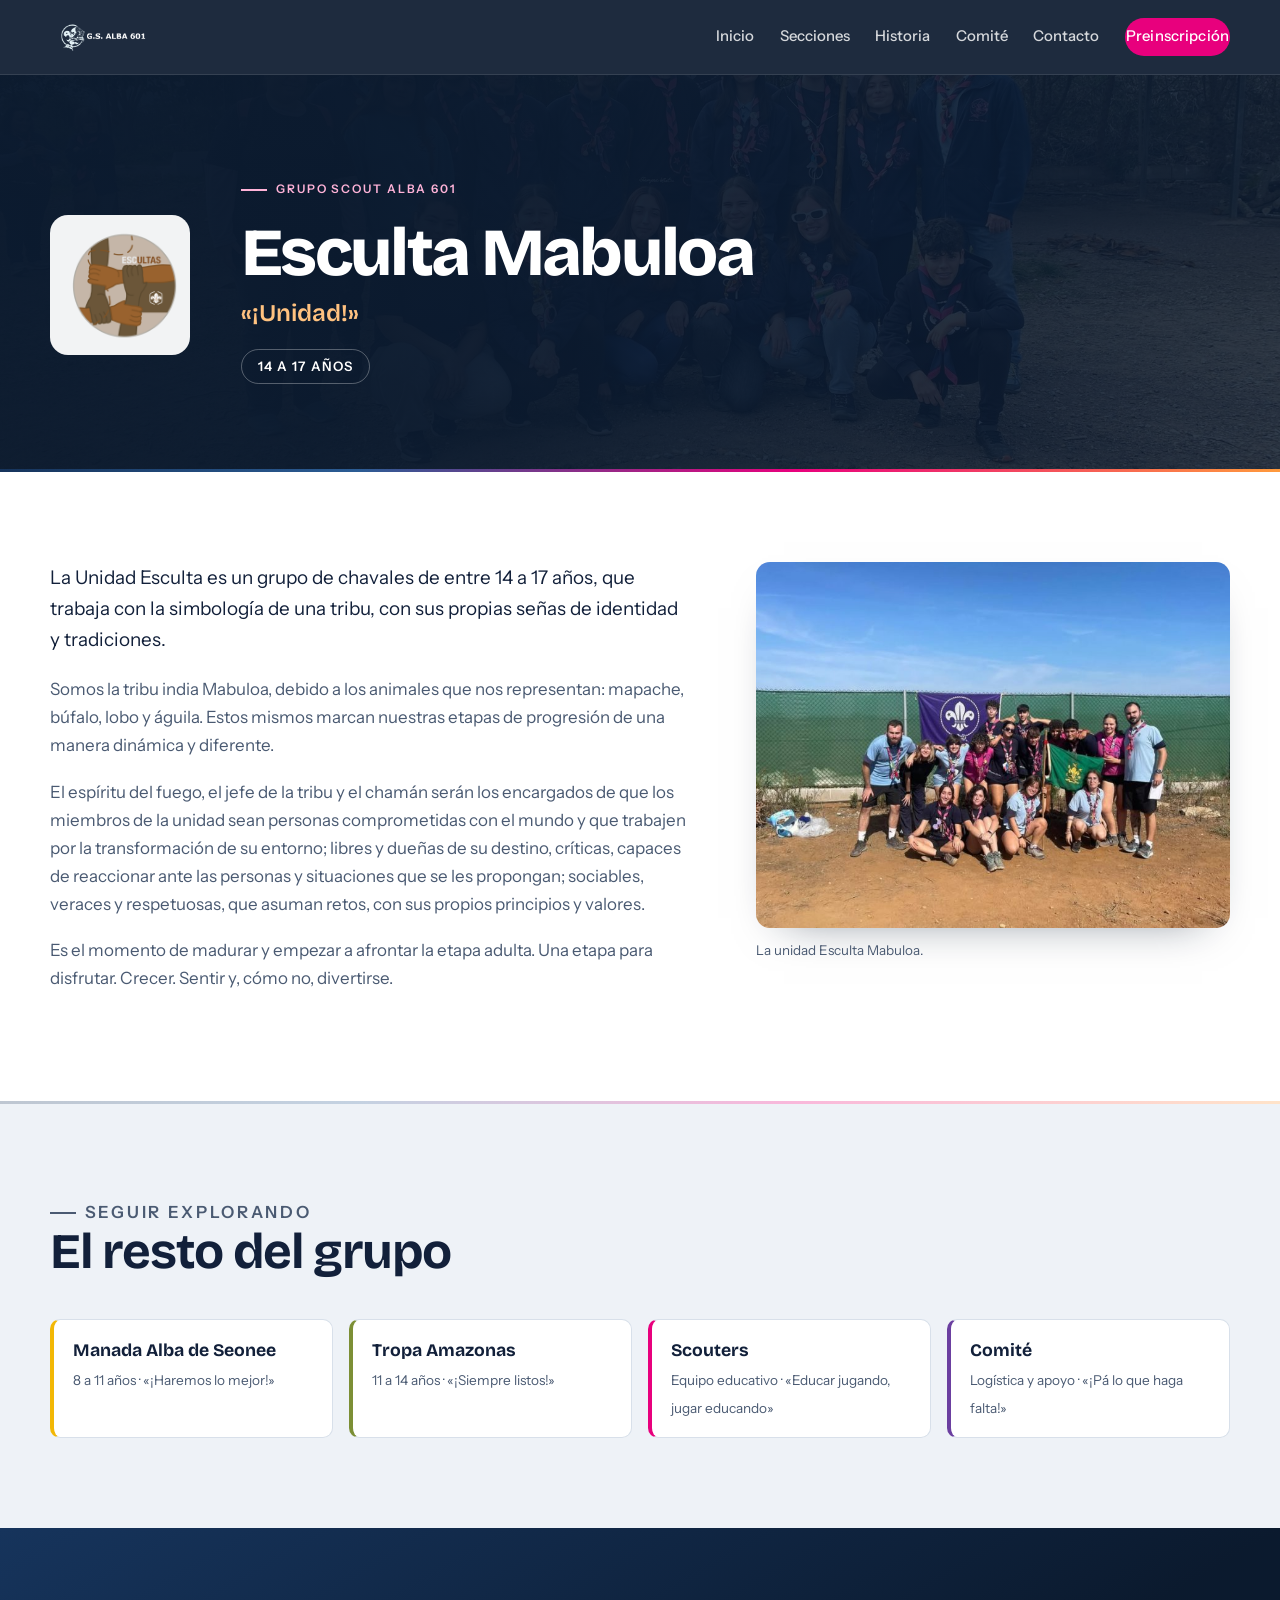
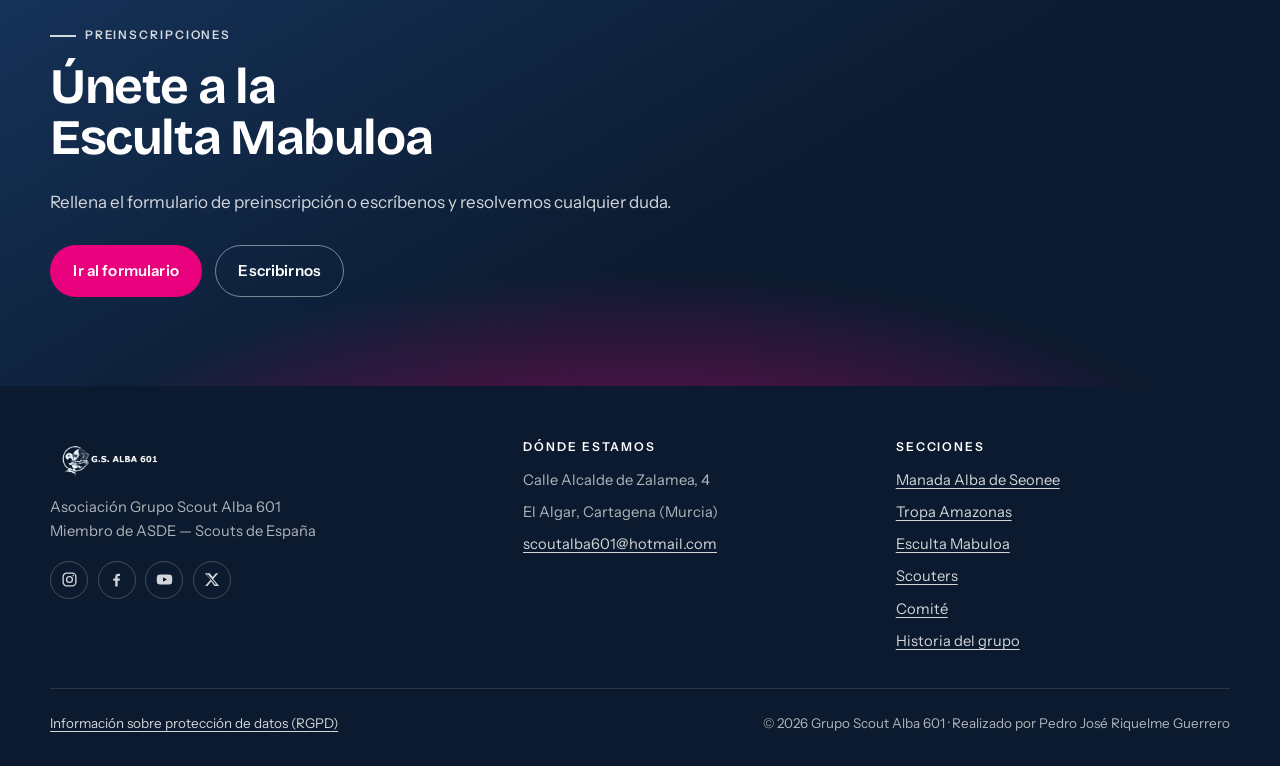
<file: Esculta Mabuloa/index.html>
<!DOCTYPE html>
<html lang="es">
<head>
<meta charset="UTF-8">
<meta name="viewport" content="width=device-width, initial-scale=1">
<title>Esculta Mabuloa — Grupo Scout Alba 601</title>
<meta name="description" content="La Esculta Mabuloa del Grupo Scout Alba 601: jóvenes de 14 a 17 años en El Algar, Cartagena.">
<meta name="theme-color" content="#0b1a2e">
<link rel="icon" href="../images/cropped-LOGO-WEB-1-e1734537390362-1-32x32.png" sizes="32x32">
<link rel="apple-touch-icon" href="../images/cropped-LOGO-WEB-1-e1734537390362-1-180x180.png">
<meta property="og:title" content="Esculta Mabuloa — Grupo Scout Alba 601">
<meta property="og:description" content="La Esculta Mabuloa del Grupo Scout Alba 601: jóvenes de 14 a 17 años en El Algar, Cartagena.">
<meta property="og:type" content="website">
<link rel="preload" href="../assets/fuentes/bricolage-grotesque-latin-wght-normal.woff2" as="font" type="font/woff2" crossorigin>
<link rel="stylesheet" href="../assets/estilo.css">
</head>
<body>

<a class="saltar" href="#contenido">Saltar al contenido</a>

<header class="cabecera">
  <div class="contenedor cabecera__fila">
    <a class="cabecera__logo" href="../index.html">
      <img src="../images/2024-12-LOGO-WEB.png" alt="Grupo Scout Alba 601" width="600" height="210">
    </a>
    <button class="menu-btn" type="button" aria-expanded="false" aria-controls="menu-principal" aria-label="Abrir el menú">
      <svg width="20" height="20" viewBox="0 0 24 24" fill="none" stroke="currentColor" stroke-width="2" stroke-linecap="round" aria-hidden="true">
        <path d="M3 6h18M3 12h18M3 18h18"/>
      </svg>
    </button>
    <nav class="nav" id="menu-principal" aria-label="Menú principal">
      <a href="../index.html">Inicio</a>
      <a href="../index.html#secciones">Secciones</a>
      <a href="../index.html#historia">Historia</a>
      <a href="../comite/index.html">Comité</a>
      <a href="../index.html#contacto">Contacto</a>
      <a class="boton boton--fucsia" href="https://forms.gle/SEJvqEN669FUae3N7" target="_blank" rel="noopener">Preinscripción</a>
    </nav>
  </div>
</header>

<main id="contenido">

  <section class="cabecera-seccion" style="--acento: var(--esculta);">
    <img class="cabecera-seccion__foto" src="./images/foto%20unidad.jpg" alt="" width="1800" height="1350" fetchpriority="high">
    <div class="contenedor cabecera-seccion__texto">
      <img class="cabecera-seccion__insignia" src="../images/2024-12-insignia-escultas.png" alt="Insignia de la sección Esculta" width="256" height="256">
      <div>
        <p class="etiqueta etiqueta--claro">Grupo Scout Alba 601</p>
        <h1>Esculta Mabuloa</h1>
        <p class="cabecera-seccion__lema">«¡Unidad!»</p>
        <p class="cabecera-seccion__edad">14 a 17 años</p>
      </div>
    </div>
    <hr class="horizonte portada__horizonte">
  </section>

  <section class="bloque">
    <div class="contenedor seccion-cuerpo">
      <div class="texto-largo revela">
        <p>La Unidad Esculta es un grupo de chavales de entre 14 a 17 años, que trabaja con la simbología de una tribu, con sus propias señas de identidad y tradiciones.</p>
        <p>Somos la tribu india Mabuloa, debido a los animales que nos representan: mapache, búfalo, lobo y águila. Estos mismos marcan nuestras etapas de progresión de una manera dinámica y diferente.</p>
        <p>El espíritu del fuego, el jefe de la tribu y el chamán serán los encargados de que los miembros de la unidad sean personas comprometidas con el mundo y que trabajen por la transformación de su entorno; libres y dueñas de su destino, críticas, capaces de reaccionar ante las personas y situaciones que se les propongan; sociables, veraces y respetuosas, que asuman retos, con sus propios principios y valores.</p>
        <p>Es el momento de madurar y empezar a afrontar la etapa adulta. Una etapa para disfrutar. Crecer. Sentir y, cómo no, divertirse.</p>
      </div>
      <figure class="revela">
        <img src="./images/grupo.jpg" alt="La unidad Esculta Mabuloa." loading="lazy" width="768" height="593">
        <figcaption>La unidad Esculta Mabuloa.</figcaption>
      </figure>
    </div>
  </section>

  <hr class="horizonte horizonte--suave">

  <section class="bloque bloque--niebla">
    <div class="contenedor">
      <div class="bloque__cabeza revela">
        <p class="etiqueta">Seguir explorando</p>
        <h2>El resto del grupo</h2>
      </div>
      <div class="otras-secciones revela">
        <a href="../manada%20de%20seonee/index.html" style="--acento: var(--manada);"><strong>Manada Alba de Seonee</strong><span>8 a 11 años · «¡Haremos lo mejor!»</span></a>
        <a href="../tropa%20amazonas/index.html" style="--acento: var(--tropa);"><strong>Tropa Amazonas</strong><span>11 a 14 años · «¡Siempre listos!»</span></a>
        <a href="../scouters/index.html" style="--acento: var(--amanecer);"><strong>Scouters</strong><span>Equipo educativo · «Educar jugando, jugar educando»</span></a>
        <a href="../comite/index.html" style="--acento: #6b3fa0;"><strong>Comité</strong><span>Logística y apoyo · «¡Pá lo que haga falta!»</span></a>
      </div>
    </div>
  </section>

  <section class="bloque llamada">
    <div class="contenedor revela">
      <p class="etiqueta etiqueta--claro">Preinscripciones</p>
      <h2>Únete a la Esculta Mabuloa</h2>
      <p>Rellena el formulario de preinscripción o escríbenos y resolvemos cualquier duda.</p>
      <div class="portada__acciones">
        <a class="boton boton--fucsia" href="https://forms.gle/SEJvqEN669FUae3N7" target="_blank" rel="noopener">Ir al formulario</a>
        <a class="boton boton--linea" href="mailto:scoutalba601@hotmail.com">Escribirnos</a>
      </div>
    </div>
  </section>

</main>

<footer class="pie">
  <div class="contenedor">
    <div class="pie__rejilla">
      <div>
        <img class="pie__logo" src="../images/2024-12-LOGO-WEB.png" alt="Grupo Scout Alba 601" width="600" height="210" loading="lazy">
        <p>Asociación Grupo Scout Alba 601<br>Miembro de ASDE — Scouts de España</p>
        <div class="redes">
          <a href="https://www.instagram.com/gsalba601?igsh=bjk0ZXlpY3FydnV0" target="_blank" rel="noopener" aria-label="Instagram">
            <svg viewBox="0 0 24 24" fill="none" stroke="currentColor" stroke-width="1.9" aria-hidden="true"><rect x="3" y="3" width="18" height="18" rx="5"/><circle cx="12" cy="12" r="4.1"/><circle cx="17.3" cy="6.7" r="1.15" fill="currentColor" stroke="none"/></svg>
          </a>
          <a href="https://www.facebook.com/share/15bXGEmCcB/?mibextid=wwXIfr" target="_blank" rel="noopener" aria-label="Facebook">
            <svg viewBox="0 0 24 24" fill="currentColor" aria-hidden="true"><path d="M13.6 22v-8.2h2.8l.42-3.2h-3.22V8.55c0-.93.26-1.56 1.6-1.56h1.71V4.13c-.3-.04-1.31-.13-2.5-.13-2.47 0-4.16 1.5-4.16 4.27v2.33H7.4v3.2h2.85V22h3.35z"/></svg>
          </a>
          <a href="https://www.youtube.com/@gruposcoutalba6013" target="_blank" rel="noopener" aria-label="YouTube">
            <svg viewBox="0 0 24 24" fill="currentColor" aria-hidden="true"><path d="M22.5 7.3a2.75 2.75 0 0 0-1.93-1.95C18.85 4.9 12 4.9 12 4.9s-6.85 0-8.57.45A2.75 2.75 0 0 0 1.5 7.3C1.05 9.02 1.05 12 1.05 12s0 2.98.45 4.7a2.75 2.75 0 0 0 1.93 1.95c1.72.45 8.57.45 8.57.45s6.85 0 8.57-.45a2.75 2.75 0 0 0 1.93-1.95c.45-1.72.45-4.7.45-4.7s0-2.98-.45-4.7zM9.9 15.3V8.7l5.7 3.3-5.7 3.3z"/></svg>
          </a>
          <a href="https://x.com/gruposcoutalba?s=11&amp;t=n7w60iUgNT3MsKyUaM8Eiw" target="_blank" rel="noopener" aria-label="X">
            <svg viewBox="0 0 24 24" fill="currentColor" aria-hidden="true"><path d="M18.24 3h3.3l-7.2 8.23L22.8 21h-6.63l-4.6-6.02L6.3 21H3l7.7-8.8L2.7 3h6.8l4.16 5.5L18.24 3zm-1.16 16.03h1.83L7.02 4.87H5.06l12.02 14.16z"/></svg>
          </a>
        </div>
      </div>

      <div>
        <h4>Dónde estamos</h4>
        <ul>
          <li>Calle Alcalde de Zalamea, 4</li>
          <li>El Algar, Cartagena (Murcia)</li>
          <li><a href="mailto:scoutalba601@hotmail.com">scoutalba601@hotmail.com</a></li>
        </ul>
      </div>

      <div>
        <h4>Secciones</h4>
        <ul>
          <li><a href="../manada%20de%20seonee/index.html">Manada Alba de Seonee</a></li>
          <li><a href="../tropa%20amazonas/index.html">Tropa Amazonas</a></li>
          <li><a href="../Esculta%20Mabuloa/index.html">Esculta Mabuloa</a></li>
          <li><a href="../scouters/index.html">Scouters</a></li>
          <li><a href="../comite/index.html">Comité</a></li>
          <li><a href="../index.html#historia">Historia del grupo</a></li>
        </ul>
      </div>
    </div>

    <div class="pie__legal">
      <p style="margin:0;"><a href="../index.html#contacto">Información sobre protección de datos (RGPD)</a></p>
      <p style="margin:0;">© 2026 Grupo Scout Alba 601 · Realizado por Pedro José Riquelme Guerrero</p>
    </div>
  </div>
</footer>

<script src="../assets/guion.js" defer></script>
</body>
</html>
</file>
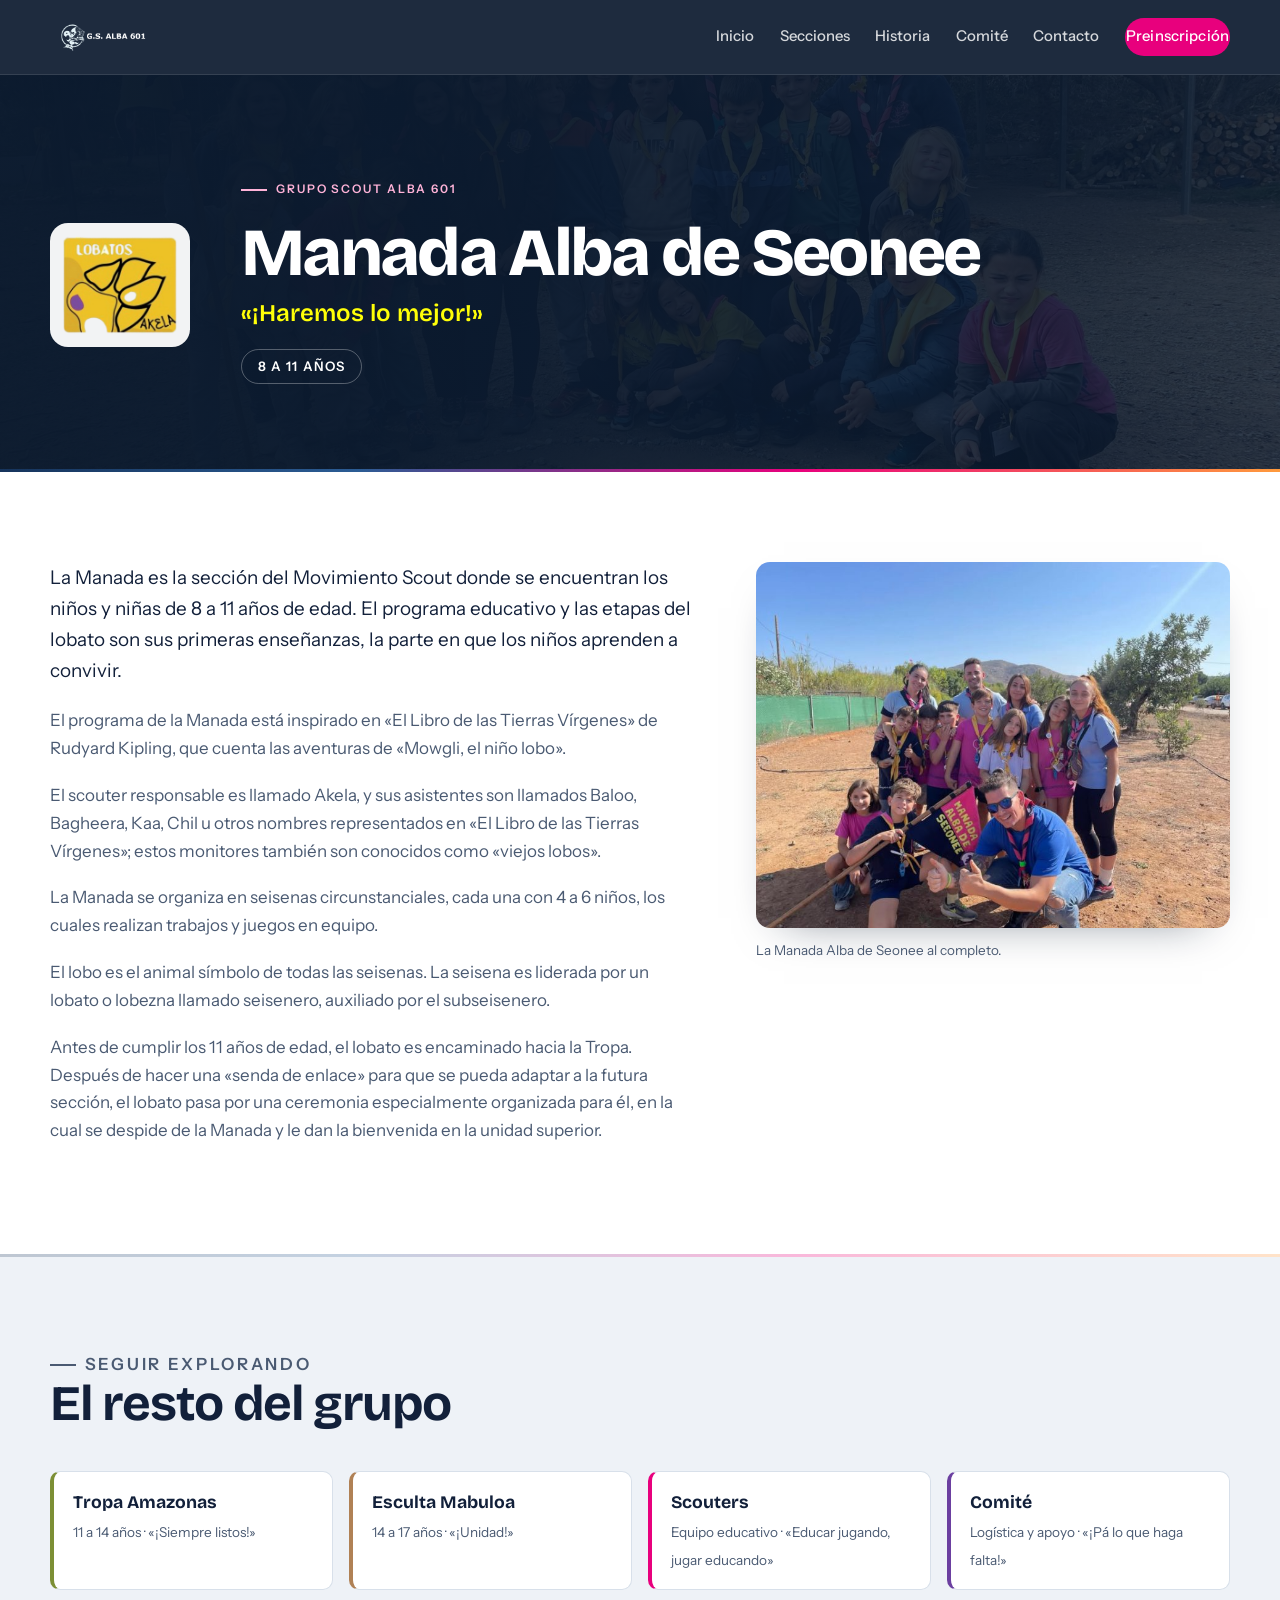
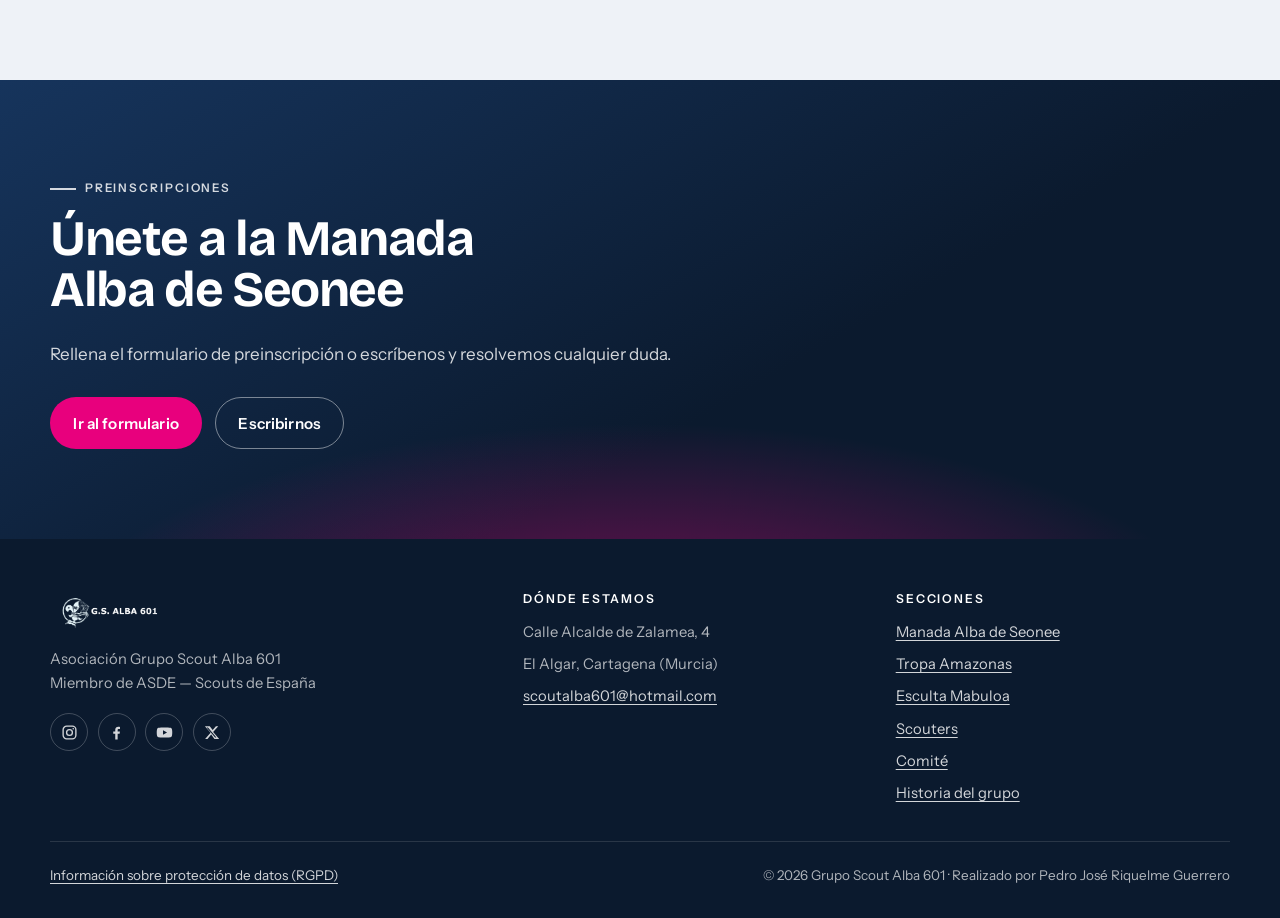
<file: manada de seonee/index.html>
<!DOCTYPE html>
<html lang="es">
<head>
<meta charset="UTF-8">
<meta name="viewport" content="width=device-width, initial-scale=1">
<title>Manada Alba de Seonee — Grupo Scout Alba 601</title>
<meta name="description" content="La Manada Alba de Seonee del Grupo Scout Alba 601: lobatos y lobeznas de 8 a 11 años en El Algar, Cartagena.">
<meta name="theme-color" content="#0b1a2e">
<link rel="icon" href="../images/cropped-LOGO-WEB-1-e1734537390362-1-32x32.png" sizes="32x32">
<link rel="apple-touch-icon" href="../images/cropped-LOGO-WEB-1-e1734537390362-1-180x180.png">
<meta property="og:title" content="Manada Alba de Seonee — Grupo Scout Alba 601">
<meta property="og:description" content="La Manada Alba de Seonee del Grupo Scout Alba 601: lobatos y lobeznas de 8 a 11 años en El Algar, Cartagena.">
<meta property="og:type" content="website">
<link rel="preload" href="../assets/fuentes/bricolage-grotesque-latin-wght-normal.woff2" as="font" type="font/woff2" crossorigin>
<link rel="stylesheet" href="../assets/estilo.css">
</head>
<body>

<a class="saltar" href="#contenido">Saltar al contenido</a>

<header class="cabecera">
  <div class="contenedor cabecera__fila">
    <a class="cabecera__logo" href="../index.html">
      <img src="../images/2024-12-LOGO-WEB.png" alt="Grupo Scout Alba 601" width="600" height="210">
    </a>
    <button class="menu-btn" type="button" aria-expanded="false" aria-controls="menu-principal" aria-label="Abrir el menú">
      <svg width="20" height="20" viewBox="0 0 24 24" fill="none" stroke="currentColor" stroke-width="2" stroke-linecap="round" aria-hidden="true">
        <path d="M3 6h18M3 12h18M3 18h18"/>
      </svg>
    </button>
    <nav class="nav" id="menu-principal" aria-label="Menú principal">
      <a href="../index.html">Inicio</a>
      <a href="../index.html#secciones">Secciones</a>
      <a href="../index.html#historia">Historia</a>
      <a href="../comite/index.html">Comité</a>
      <a href="../index.html#contacto">Contacto</a>
      <a class="boton boton--fucsia" href="https://forms.gle/SEJvqEN669FUae3N7" target="_blank" rel="noopener">Preinscripción</a>
    </nav>
  </div>
</header>

<main id="contenido">

  <section class="cabecera-seccion" style="--acento: var(--manada);">
    <img class="cabecera-seccion__foto" src="./images/foto%20manada.jpg" alt="" width="1800" height="1350" fetchpriority="high">
    <div class="contenedor cabecera-seccion__texto">
      <img class="cabecera-seccion__insignia" src="../images/2024-12-insignia-de-manada.png" alt="Insignia de la sección Manada" width="256" height="256">
      <div>
        <p class="etiqueta etiqueta--claro">Grupo Scout Alba 601</p>
        <h1>Manada Alba de Seonee</h1>
        <p class="cabecera-seccion__lema">«¡Haremos lo mejor!»</p>
        <p class="cabecera-seccion__edad">8 a 11 años</p>
      </div>
    </div>
    <hr class="horizonte portada__horizonte">
  </section>

  <section class="bloque">
    <div class="contenedor seccion-cuerpo">
      <div class="texto-largo revela">
        <p>La Manada es la sección del Movimiento Scout donde se encuentran los niños y niñas de 8 a 11 años de edad. El programa educativo y las etapas del lobato son sus primeras enseñanzas, la parte en que los niños aprenden a convivir.</p>
        <p>El programa de la Manada está inspirado en «El Libro de las Tierras Vírgenes» de Rudyard Kipling, que cuenta las aventuras de «Mowgli, el niño lobo».</p>
        <p>El scouter responsable es llamado Akela, y sus asistentes son llamados Baloo, Bagheera, Kaa, Chil u otros nombres representados en «El Libro de las Tierras Vírgenes»; estos monitores también son conocidos como «viejos lobos».</p>
        <p>La Manada se organiza en seisenas circunstanciales, cada una con 4 a 6 niños, los cuales realizan trabajos y juegos en equipo.</p>
        <p>El lobo es el animal símbolo de todas las seisenas. La seisena es liderada por un lobato o lobezna llamado seisenero, auxiliado por el subseisenero.</p>
        <p>Antes de cumplir los 11 años de edad, el lobato es encaminado hacia la Tropa. Después de hacer una «senda de enlace» para que se pueda adaptar a la futura sección, el lobato pasa por una ceremonia especialmente organizada para él, en la cual se despide de la Manada y le dan la bienvenida en la unidad superior.</p>
      </div>
      <figure class="revela">
        <img src="./images/grupo.jpg" alt="La Manada Alba de Seonee al completo." loading="lazy" width="768" height="593">
        <figcaption>La Manada Alba de Seonee al completo.</figcaption>
      </figure>
    </div>
  </section>

  <hr class="horizonte horizonte--suave">

  <section class="bloque bloque--niebla">
    <div class="contenedor">
      <div class="bloque__cabeza revela">
        <p class="etiqueta">Seguir explorando</p>
        <h2>El resto del grupo</h2>
      </div>
      <div class="otras-secciones revela">
        <a href="../tropa%20amazonas/index.html" style="--acento: var(--tropa);"><strong>Tropa Amazonas</strong><span>11 a 14 años · «¡Siempre listos!»</span></a>
        <a href="../Esculta%20Mabuloa/index.html" style="--acento: var(--esculta);"><strong>Esculta Mabuloa</strong><span>14 a 17 años · «¡Unidad!»</span></a>
        <a href="../scouters/index.html" style="--acento: var(--amanecer);"><strong>Scouters</strong><span>Equipo educativo · «Educar jugando, jugar educando»</span></a>
        <a href="../comite/index.html" style="--acento: #6b3fa0;"><strong>Comité</strong><span>Logística y apoyo · «¡Pá lo que haga falta!»</span></a>
      </div>
    </div>
  </section>

  <section class="bloque llamada">
    <div class="contenedor revela">
      <p class="etiqueta etiqueta--claro">Preinscripciones</p>
      <h2>Únete a la Manada Alba de Seonee</h2>
      <p>Rellena el formulario de preinscripción o escríbenos y resolvemos cualquier duda.</p>
      <div class="portada__acciones">
        <a class="boton boton--fucsia" href="https://forms.gle/SEJvqEN669FUae3N7" target="_blank" rel="noopener">Ir al formulario</a>
        <a class="boton boton--linea" href="mailto:scoutalba601@hotmail.com">Escribirnos</a>
      </div>
    </div>
  </section>

</main>

<footer class="pie">
  <div class="contenedor">
    <div class="pie__rejilla">
      <div>
        <img class="pie__logo" src="../images/2024-12-LOGO-WEB.png" alt="Grupo Scout Alba 601" width="600" height="210" loading="lazy">
        <p>Asociación Grupo Scout Alba 601<br>Miembro de ASDE — Scouts de España</p>
        <div class="redes">
          <a href="https://www.instagram.com/gsalba601?igsh=bjk0ZXlpY3FydnV0" target="_blank" rel="noopener" aria-label="Instagram">
            <svg viewBox="0 0 24 24" fill="none" stroke="currentColor" stroke-width="1.9" aria-hidden="true"><rect x="3" y="3" width="18" height="18" rx="5"/><circle cx="12" cy="12" r="4.1"/><circle cx="17.3" cy="6.7" r="1.15" fill="currentColor" stroke="none"/></svg>
          </a>
          <a href="https://www.facebook.com/share/15bXGEmCcB/?mibextid=wwXIfr" target="_blank" rel="noopener" aria-label="Facebook">
            <svg viewBox="0 0 24 24" fill="currentColor" aria-hidden="true"><path d="M13.6 22v-8.2h2.8l.42-3.2h-3.22V8.55c0-.93.26-1.56 1.6-1.56h1.71V4.13c-.3-.04-1.31-.13-2.5-.13-2.47 0-4.16 1.5-4.16 4.27v2.33H7.4v3.2h2.85V22h3.35z"/></svg>
          </a>
          <a href="https://www.youtube.com/@gruposcoutalba6013" target="_blank" rel="noopener" aria-label="YouTube">
            <svg viewBox="0 0 24 24" fill="currentColor" aria-hidden="true"><path d="M22.5 7.3a2.75 2.75 0 0 0-1.93-1.95C18.85 4.9 12 4.9 12 4.9s-6.85 0-8.57.45A2.75 2.75 0 0 0 1.5 7.3C1.05 9.02 1.05 12 1.05 12s0 2.98.45 4.7a2.75 2.75 0 0 0 1.93 1.95c1.72.45 8.57.45 8.57.45s6.85 0 8.57-.45a2.75 2.75 0 0 0 1.93-1.95c.45-1.72.45-4.7.45-4.7s0-2.98-.45-4.7zM9.9 15.3V8.7l5.7 3.3-5.7 3.3z"/></svg>
          </a>
          <a href="https://x.com/gruposcoutalba?s=11&amp;t=n7w60iUgNT3MsKyUaM8Eiw" target="_blank" rel="noopener" aria-label="X">
            <svg viewBox="0 0 24 24" fill="currentColor" aria-hidden="true"><path d="M18.24 3h3.3l-7.2 8.23L22.8 21h-6.63l-4.6-6.02L6.3 21H3l7.7-8.8L2.7 3h6.8l4.16 5.5L18.24 3zm-1.16 16.03h1.83L7.02 4.87H5.06l12.02 14.16z"/></svg>
          </a>
        </div>
      </div>

      <div>
        <h4>Dónde estamos</h4>
        <ul>
          <li>Calle Alcalde de Zalamea, 4</li>
          <li>El Algar, Cartagena (Murcia)</li>
          <li><a href="mailto:scoutalba601@hotmail.com">scoutalba601@hotmail.com</a></li>
        </ul>
      </div>

      <div>
        <h4>Secciones</h4>
        <ul>
          <li><a href="../manada%20de%20seonee/index.html">Manada Alba de Seonee</a></li>
          <li><a href="../tropa%20amazonas/index.html">Tropa Amazonas</a></li>
          <li><a href="../Esculta%20Mabuloa/index.html">Esculta Mabuloa</a></li>
          <li><a href="../scouters/index.html">Scouters</a></li>
          <li><a href="../comite/index.html">Comité</a></li>
          <li><a href="../index.html#historia">Historia del grupo</a></li>
        </ul>
      </div>
    </div>

    <div class="pie__legal">
      <p style="margin:0;"><a href="../index.html#contacto">Información sobre protección de datos (RGPD)</a></p>
      <p style="margin:0;">© 2026 Grupo Scout Alba 601 · Realizado por Pedro José Riquelme Guerrero</p>
    </div>
  </div>
</footer>

<script src="../assets/guion.js" defer></script>
</body>
</html>
</file>
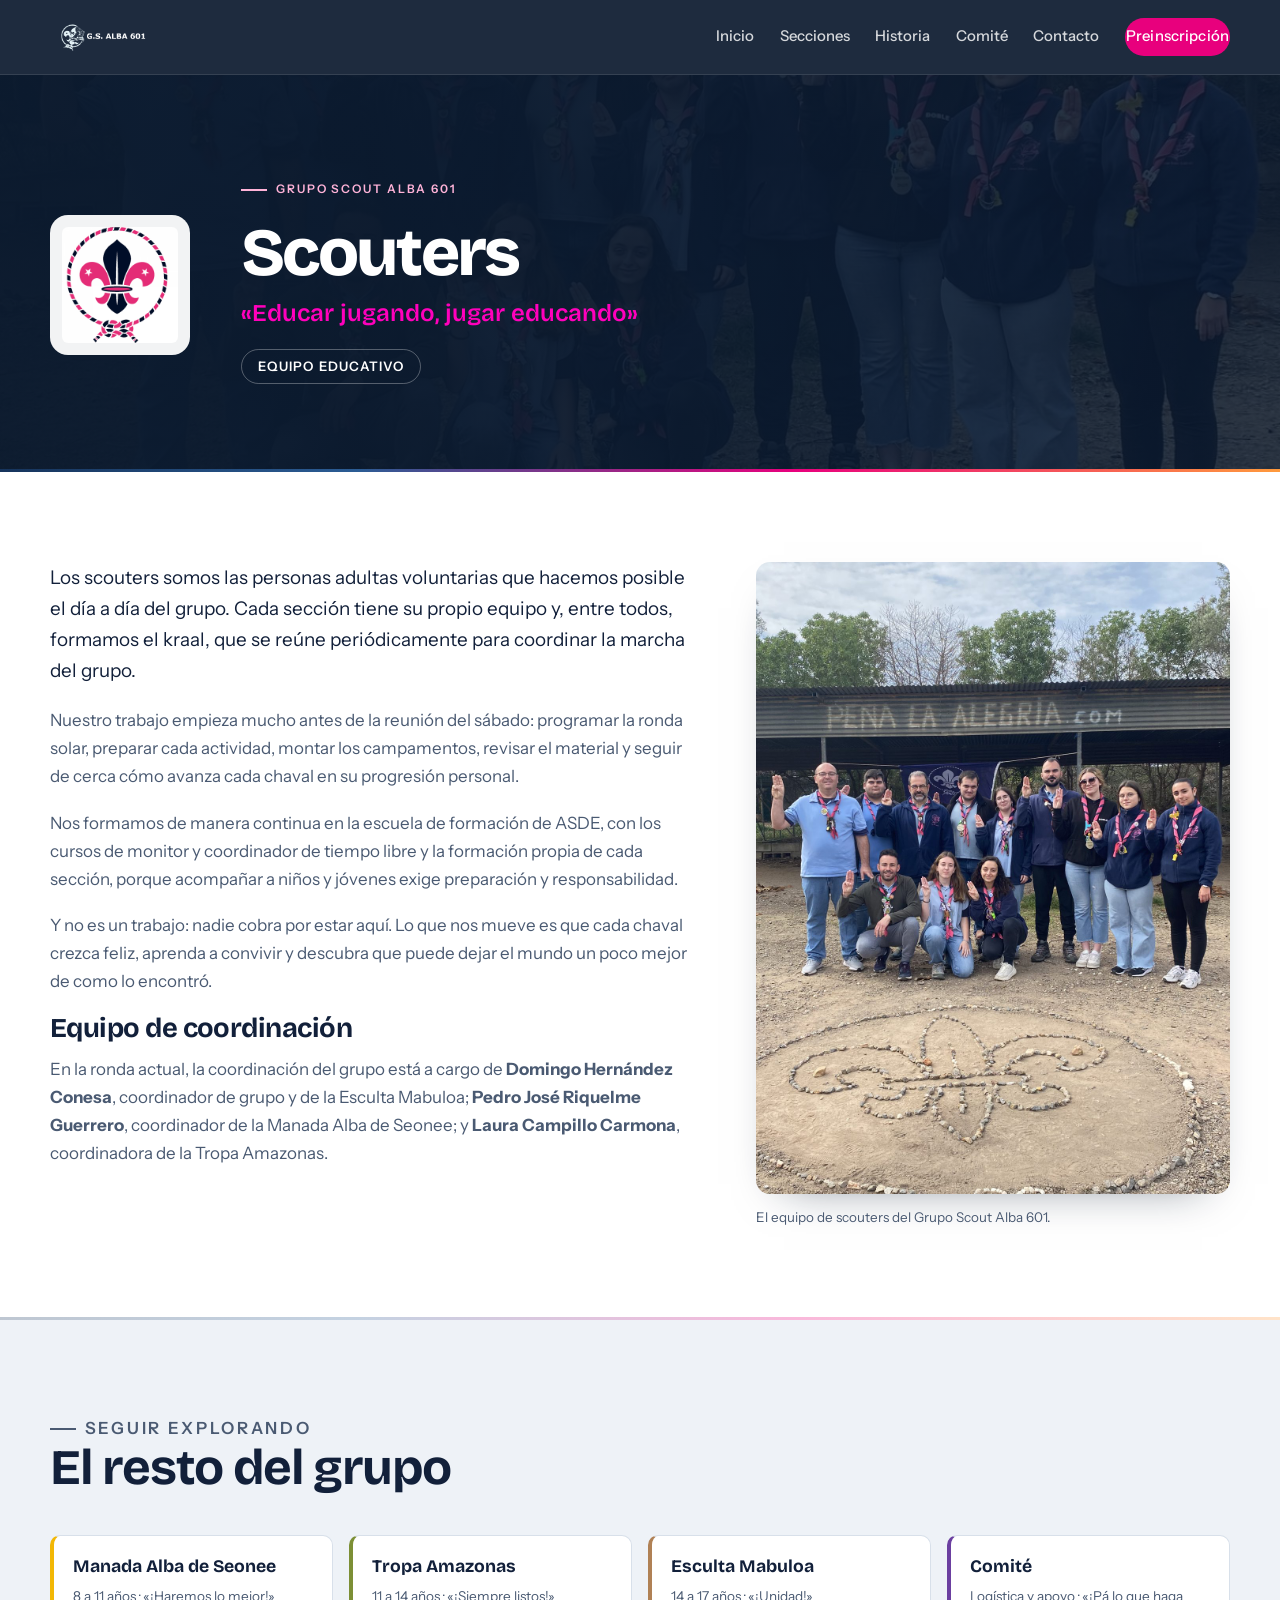
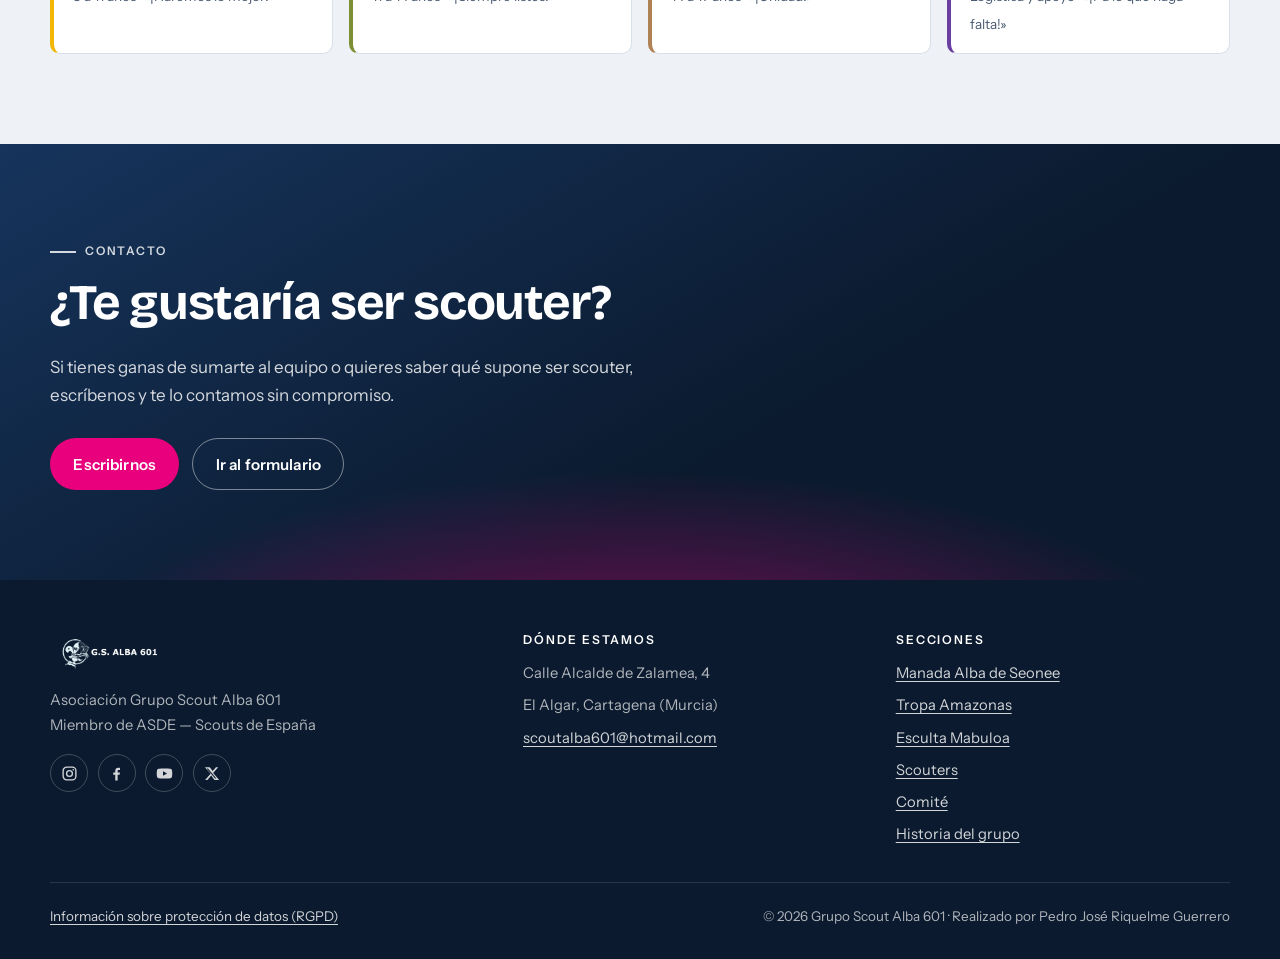
<file: scouters/index.html>
<!DOCTYPE html>
<html lang="es">
<head>
<meta charset="UTF-8">
<meta name="viewport" content="width=device-width, initial-scale=1">
<title>Scouters — Grupo Scout Alba 601</title>
<meta name="description" content="Los scouters del Grupo Scout Alba 601: el equipo de voluntarios que acompaña a cada sección en El Algar, Cartagena.">
<meta name="theme-color" content="#0b1a2e">
<link rel="icon" href="../images/cropped-LOGO-WEB-1-e1734537390362-1-32x32.png" sizes="32x32">
<link rel="apple-touch-icon" href="../images/cropped-LOGO-WEB-1-e1734537390362-1-180x180.png">
<meta property="og:title" content="Scouters — Grupo Scout Alba 601">
<meta property="og:description" content="Los scouters del Grupo Scout Alba 601: el equipo de voluntarios que acompaña a cada sección en El Algar, Cartagena.">
<meta property="og:type" content="website">
<link rel="preload" href="../assets/fuentes/bricolage-grotesque-latin-wght-normal.woff2" as="font" type="font/woff2" crossorigin>
<link rel="stylesheet" href="../assets/estilo.css">
</head>
<body>

<a class="saltar" href="#contenido">Saltar al contenido</a>

<header class="cabecera">
  <div class="contenedor cabecera__fila">
    <a class="cabecera__logo" href="../index.html">
      <img src="../images/2024-12-LOGO-WEB.png" alt="Grupo Scout Alba 601" width="600" height="210">
    </a>
    <button class="menu-btn" type="button" aria-expanded="false" aria-controls="menu-principal" aria-label="Abrir el menú">
      <svg width="20" height="20" viewBox="0 0 24 24" fill="none" stroke="currentColor" stroke-width="2" stroke-linecap="round" aria-hidden="true">
        <path d="M3 6h18M3 12h18M3 18h18"/>
      </svg>
    </button>
    <nav class="nav" id="menu-principal" aria-label="Menú principal">
      <a href="../index.html">Inicio</a>
      <a href="../index.html#secciones">Secciones</a>
      <a href="../index.html#historia">Historia</a>
      <a href="../comite/index.html">Comité</a>
      <a href="../index.html#contacto">Contacto</a>
      <a class="boton boton--fucsia" href="https://forms.gle/SEJvqEN669FUae3N7" target="_blank" rel="noopener">Preinscripción</a>
    </nav>
  </div>
</header>

<main id="contenido">

  <section class="cabecera-seccion" style="--acento: var(--amanecer);">
    <img class="cabecera-seccion__foto" src="../images/foto-scouters.jpg" alt="" width="1200" height="1600" fetchpriority="high">
    <div class="contenedor cabecera-seccion__texto">
      <img class="cabecera-seccion__insignia" src="../images/2024-12-flor-de-lis.png" alt="Flor de lis del Grupo Scout Alba 601" width="300" height="300">
      <div>
        <p class="etiqueta etiqueta--claro">Grupo Scout Alba 601</p>
        <h1>Scouters</h1>
        <p class="cabecera-seccion__lema">«Educar jugando, jugar educando»</p>
        <p class="cabecera-seccion__edad">Equipo educativo</p>
      </div>
    </div>
    <hr class="horizonte portada__horizonte">
  </section>

  <section class="bloque">
    <div class="contenedor seccion-cuerpo">
      <div class="texto-largo revela">
        <p>Los scouters somos las personas adultas voluntarias que hacemos posible el día a día del grupo. Cada sección tiene su propio equipo y, entre todos, formamos el kraal, que se reúne periódicamente para coordinar la marcha del grupo.</p>
        <p>Nuestro trabajo empieza mucho antes de la reunión del sábado: programar la ronda solar, preparar cada actividad, montar los campamentos, revisar el material y seguir de cerca cómo avanza cada chaval en su progresión personal.</p>
        <p>Nos formamos de manera continua en la escuela de formación de ASDE, con los cursos de monitor y coordinador de tiempo libre y la formación propia de cada sección, porque acompañar a niños y jóvenes exige preparación y responsabilidad.</p>
        <p>Y no es un trabajo: nadie cobra por estar aquí. Lo que nos mueve es que cada chaval crezca feliz, aprenda a convivir y descubra que puede dejar el mundo un poco mejor de como lo encontró.</p>
        <h3>Equipo de coordinación</h3>
        <p>
          En la ronda actual, la coordinación del grupo está a cargo de
          <strong>Domingo Hernández Conesa</strong>, coordinador de grupo y de la
          Esculta Mabuloa; <strong>Pedro José Riquelme Guerrero</strong>,
          coordinador de la Manada Alba de Seonee; y
          <strong>Laura Campillo Carmona</strong>, coordinadora de la Tropa
          Amazonas.
        </p>
      </div>
      <figure class="revela">
        <img src="../images/foto-scouters.jpg" alt="El equipo de scouters del Grupo Scout Alba 601." loading="lazy" width="1200" height="1600">
        <figcaption>El equipo de scouters del Grupo Scout Alba 601.</figcaption>
      </figure>
    </div>
  </section>

  <hr class="horizonte horizonte--suave">

  <section class="bloque bloque--niebla">
    <div class="contenedor">
      <div class="bloque__cabeza revela">
        <p class="etiqueta">Seguir explorando</p>
        <h2>El resto del grupo</h2>
      </div>
      <div class="otras-secciones revela">
        <a href="../manada%20de%20seonee/index.html" style="--acento: var(--manada);"><strong>Manada Alba de Seonee</strong><span>8 a 11 años · «¡Haremos lo mejor!»</span></a>
        <a href="../tropa%20amazonas/index.html" style="--acento: var(--tropa);"><strong>Tropa Amazonas</strong><span>11 a 14 años · «¡Siempre listos!»</span></a>
        <a href="../Esculta%20Mabuloa/index.html" style="--acento: var(--esculta);"><strong>Esculta Mabuloa</strong><span>14 a 17 años · «¡Unidad!»</span></a>
        <a href="../comite/index.html" style="--acento: #6b3fa0;"><strong>Comité</strong><span>Logística y apoyo · «¡Pá lo que haga falta!»</span></a>
      </div>
    </div>
  </section>

  <section class="bloque llamada">
    <div class="contenedor revela">
      <p class="etiqueta etiqueta--claro">Contacto</p>
      <h2>¿Te gustaría ser scouter?</h2>
      <p>Si tienes ganas de sumarte al equipo o quieres saber qué supone ser scouter, escríbenos y te lo contamos sin compromiso.</p>
      <div class="portada__acciones">
        <a class="boton boton--fucsia" href="mailto:scoutalba601@hotmail.com">Escribirnos</a>
        <a class="boton boton--linea" href="https://forms.gle/SEJvqEN669FUae3N7" target="_blank" rel="noopener">Ir al formulario</a>
      </div>
    </div>
  </section>

</main>

<footer class="pie">
  <div class="contenedor">
    <div class="pie__rejilla">
      <div>
        <img class="pie__logo" src="../images/2024-12-LOGO-WEB.png" alt="Grupo Scout Alba 601" width="600" height="210" loading="lazy">
        <p>Asociación Grupo Scout Alba 601<br>Miembro de ASDE — Scouts de España</p>
        <div class="redes">
          <a href="https://www.instagram.com/gsalba601?igsh=bjk0ZXlpY3FydnV0" target="_blank" rel="noopener" aria-label="Instagram">
            <svg viewBox="0 0 24 24" fill="none" stroke="currentColor" stroke-width="1.9" aria-hidden="true"><rect x="3" y="3" width="18" height="18" rx="5"/><circle cx="12" cy="12" r="4.1"/><circle cx="17.3" cy="6.7" r="1.15" fill="currentColor" stroke="none"/></svg>
          </a>
          <a href="https://www.facebook.com/share/15bXGEmCcB/?mibextid=wwXIfr" target="_blank" rel="noopener" aria-label="Facebook">
            <svg viewBox="0 0 24 24" fill="currentColor" aria-hidden="true"><path d="M13.6 22v-8.2h2.8l.42-3.2h-3.22V8.55c0-.93.26-1.56 1.6-1.56h1.71V4.13c-.3-.04-1.31-.13-2.5-.13-2.47 0-4.16 1.5-4.16 4.27v2.33H7.4v3.2h2.85V22h3.35z"/></svg>
          </a>
          <a href="https://www.youtube.com/@gruposcoutalba6013" target="_blank" rel="noopener" aria-label="YouTube">
            <svg viewBox="0 0 24 24" fill="currentColor" aria-hidden="true"><path d="M22.5 7.3a2.75 2.75 0 0 0-1.93-1.95C18.85 4.9 12 4.9 12 4.9s-6.85 0-8.57.45A2.75 2.75 0 0 0 1.5 7.3C1.05 9.02 1.05 12 1.05 12s0 2.98.45 4.7a2.75 2.75 0 0 0 1.93 1.95c1.72.45 8.57.45 8.57.45s6.85 0 8.57-.45a2.75 2.75 0 0 0 1.93-1.95c.45-1.72.45-4.7.45-4.7s0-2.98-.45-4.7zM9.9 15.3V8.7l5.7 3.3-5.7 3.3z"/></svg>
          </a>
          <a href="https://x.com/gruposcoutalba?s=11&amp;t=n7w60iUgNT3MsKyUaM8Eiw" target="_blank" rel="noopener" aria-label="X">
            <svg viewBox="0 0 24 24" fill="currentColor" aria-hidden="true"><path d="M18.24 3h3.3l-7.2 8.23L22.8 21h-6.63l-4.6-6.02L6.3 21H3l7.7-8.8L2.7 3h6.8l4.16 5.5L18.24 3zm-1.16 16.03h1.83L7.02 4.87H5.06l12.02 14.16z"/></svg>
          </a>
        </div>
      </div>

      <div>
        <h4>Dónde estamos</h4>
        <ul>
          <li>Calle Alcalde de Zalamea, 4</li>
          <li>El Algar, Cartagena (Murcia)</li>
          <li><a href="mailto:scoutalba601@hotmail.com">scoutalba601@hotmail.com</a></li>
        </ul>
      </div>

      <div>
        <h4>Secciones</h4>
        <ul>
          <li><a href="../manada%20de%20seonee/index.html">Manada Alba de Seonee</a></li>
          <li><a href="../tropa%20amazonas/index.html">Tropa Amazonas</a></li>
          <li><a href="../Esculta%20Mabuloa/index.html">Esculta Mabuloa</a></li>
          <li><a href="../scouters/index.html">Scouters</a></li>
          <li><a href="../comite/index.html">Comité</a></li>
          <li><a href="../index.html#historia">Historia del grupo</a></li>
        </ul>
      </div>
    </div>

    <div class="pie__legal">
      <p style="margin:0;"><a href="../index.html#contacto">Información sobre protección de datos (RGPD)</a></p>
      <p style="margin:0;">© 2026 Grupo Scout Alba 601 · Realizado por Pedro José Riquelme Guerrero</p>
    </div>
  </div>
</footer>

<script src="../assets/guion.js" defer></script>
</body>
</html>
</file>
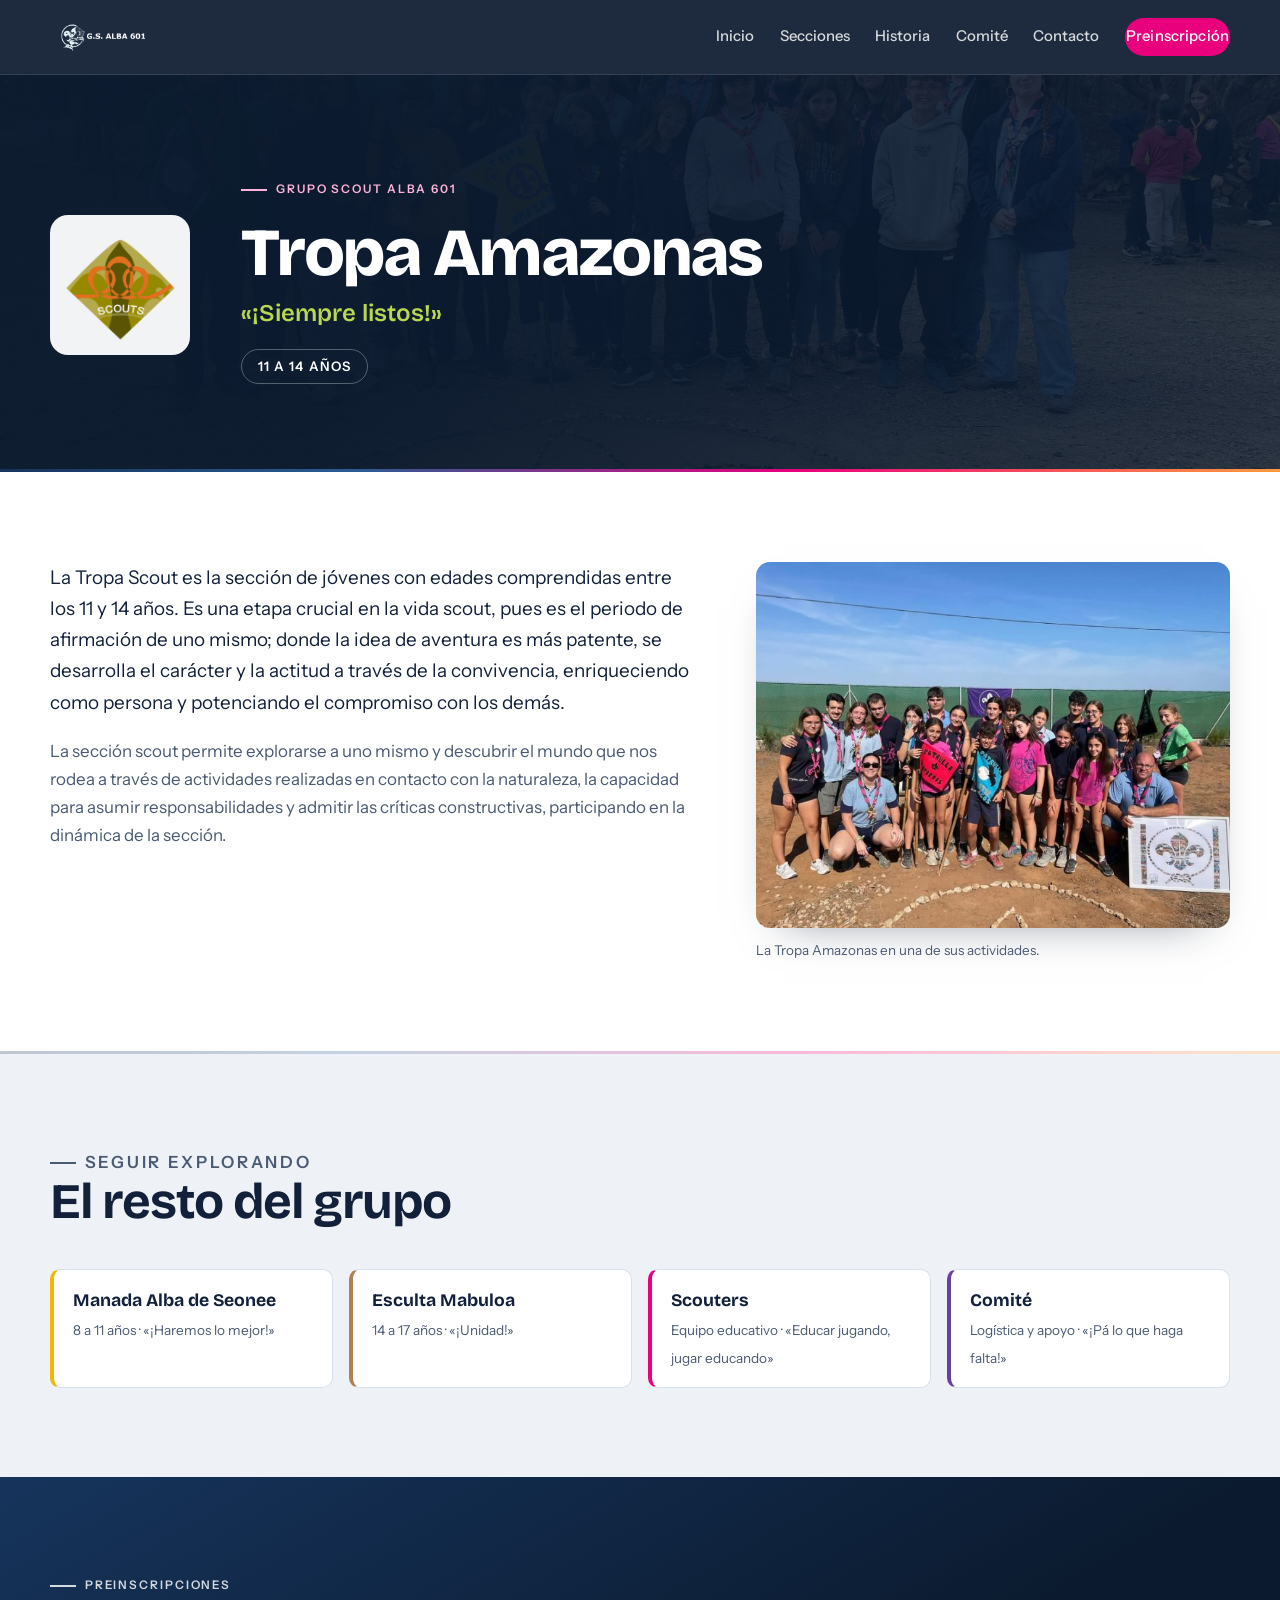
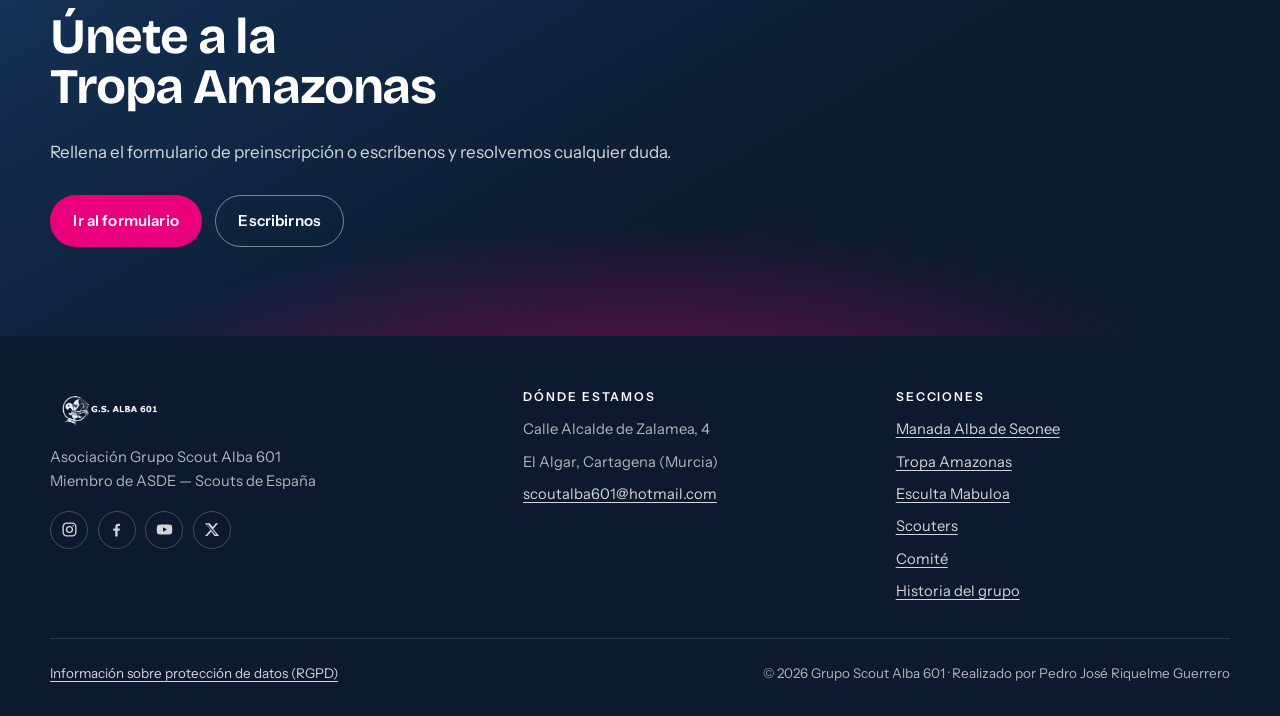
<file: tropa amazonas/index.html>
<!DOCTYPE html>
<html lang="es">
<head>
<meta charset="UTF-8">
<meta name="viewport" content="width=device-width, initial-scale=1">
<title>Tropa Amazonas — Grupo Scout Alba 601</title>
<meta name="description" content="La Tropa Amazonas del Grupo Scout Alba 601: scouts de 11 a 14 años en El Algar, Cartagena.">
<meta name="theme-color" content="#0b1a2e">
<link rel="icon" href="../images/cropped-LOGO-WEB-1-e1734537390362-1-32x32.png" sizes="32x32">
<link rel="apple-touch-icon" href="../images/cropped-LOGO-WEB-1-e1734537390362-1-180x180.png">
<meta property="og:title" content="Tropa Amazonas — Grupo Scout Alba 601">
<meta property="og:description" content="La Tropa Amazonas del Grupo Scout Alba 601: scouts de 11 a 14 años en El Algar, Cartagena.">
<meta property="og:type" content="website">
<link rel="preload" href="../assets/fuentes/bricolage-grotesque-latin-wght-normal.woff2" as="font" type="font/woff2" crossorigin>
<link rel="stylesheet" href="../assets/estilo.css">
</head>
<body>

<a class="saltar" href="#contenido">Saltar al contenido</a>

<header class="cabecera">
  <div class="contenedor cabecera__fila">
    <a class="cabecera__logo" href="../index.html">
      <img src="../images/2024-12-LOGO-WEB.png" alt="Grupo Scout Alba 601" width="600" height="210">
    </a>
    <button class="menu-btn" type="button" aria-expanded="false" aria-controls="menu-principal" aria-label="Abrir el menú">
      <svg width="20" height="20" viewBox="0 0 24 24" fill="none" stroke="currentColor" stroke-width="2" stroke-linecap="round" aria-hidden="true">
        <path d="M3 6h18M3 12h18M3 18h18"/>
      </svg>
    </button>
    <nav class="nav" id="menu-principal" aria-label="Menú principal">
      <a href="../index.html">Inicio</a>
      <a href="../index.html#secciones">Secciones</a>
      <a href="../index.html#historia">Historia</a>
      <a href="../comite/index.html">Comité</a>
      <a href="../index.html#contacto">Contacto</a>
      <a class="boton boton--fucsia" href="https://forms.gle/SEJvqEN669FUae3N7" target="_blank" rel="noopener">Preinscripción</a>
    </nav>
  </div>
</header>

<main id="contenido">

  <section class="cabecera-seccion" style="--acento: var(--tropa);">
    <img class="cabecera-seccion__foto" src="./images/foto%20tropa.jpg" alt="" width="1800" height="1350" fetchpriority="high">
    <div class="contenedor cabecera-seccion__texto">
      <img class="cabecera-seccion__insignia" src="../images/2024-12-insignia-scout.png" alt="Insignia de la sección Tropa" width="256" height="256">
      <div>
        <p class="etiqueta etiqueta--claro">Grupo Scout Alba 601</p>
        <h1>Tropa Amazonas</h1>
        <p class="cabecera-seccion__lema">«¡Siempre listos!»</p>
        <p class="cabecera-seccion__edad">11 a 14 años</p>
      </div>
    </div>
    <hr class="horizonte portada__horizonte">
  </section>

  <section class="bloque">
    <div class="contenedor seccion-cuerpo">
      <div class="texto-largo revela">
        <p>La Tropa Scout es la sección de jóvenes con edades comprendidas entre los 11 y 14 años. Es una etapa crucial en la vida scout, pues es el periodo de afirmación de uno mismo; donde la idea de aventura es más patente, se desarrolla el carácter y la actitud a través de la convivencia, enriqueciendo como persona y potenciando el compromiso con los demás.</p>
        <p>La sección scout permite explorarse a uno mismo y descubrir el mundo que nos rodea a través de actividades realizadas en contacto con la naturaleza, la capacidad para asumir responsabilidades y admitir las críticas constructivas, participando en la dinámica de la sección.</p>
      </div>
      <figure class="revela">
        <img src="./images/grupo.jpg" alt="La Tropa Amazonas en una de sus actividades." loading="lazy" width="768" height="593">
        <figcaption>La Tropa Amazonas en una de sus actividades.</figcaption>
      </figure>
    </div>
  </section>

  <hr class="horizonte horizonte--suave">

  <section class="bloque bloque--niebla">
    <div class="contenedor">
      <div class="bloque__cabeza revela">
        <p class="etiqueta">Seguir explorando</p>
        <h2>El resto del grupo</h2>
      </div>
      <div class="otras-secciones revela">
        <a href="../manada%20de%20seonee/index.html" style="--acento: var(--manada);"><strong>Manada Alba de Seonee</strong><span>8 a 11 años · «¡Haremos lo mejor!»</span></a>
        <a href="../Esculta%20Mabuloa/index.html" style="--acento: var(--esculta);"><strong>Esculta Mabuloa</strong><span>14 a 17 años · «¡Unidad!»</span></a>
        <a href="../scouters/index.html" style="--acento: var(--amanecer);"><strong>Scouters</strong><span>Equipo educativo · «Educar jugando, jugar educando»</span></a>
        <a href="../comite/index.html" style="--acento: #6b3fa0;"><strong>Comité</strong><span>Logística y apoyo · «¡Pá lo que haga falta!»</span></a>
      </div>
    </div>
  </section>

  <section class="bloque llamada">
    <div class="contenedor revela">
      <p class="etiqueta etiqueta--claro">Preinscripciones</p>
      <h2>Únete a la Tropa Amazonas</h2>
      <p>Rellena el formulario de preinscripción o escríbenos y resolvemos cualquier duda.</p>
      <div class="portada__acciones">
        <a class="boton boton--fucsia" href="https://forms.gle/SEJvqEN669FUae3N7" target="_blank" rel="noopener">Ir al formulario</a>
        <a class="boton boton--linea" href="mailto:scoutalba601@hotmail.com">Escribirnos</a>
      </div>
    </div>
  </section>

</main>

<footer class="pie">
  <div class="contenedor">
    <div class="pie__rejilla">
      <div>
        <img class="pie__logo" src="../images/2024-12-LOGO-WEB.png" alt="Grupo Scout Alba 601" width="600" height="210" loading="lazy">
        <p>Asociación Grupo Scout Alba 601<br>Miembro de ASDE — Scouts de España</p>
        <div class="redes">
          <a href="https://www.instagram.com/gsalba601?igsh=bjk0ZXlpY3FydnV0" target="_blank" rel="noopener" aria-label="Instagram">
            <svg viewBox="0 0 24 24" fill="none" stroke="currentColor" stroke-width="1.9" aria-hidden="true"><rect x="3" y="3" width="18" height="18" rx="5"/><circle cx="12" cy="12" r="4.1"/><circle cx="17.3" cy="6.7" r="1.15" fill="currentColor" stroke="none"/></svg>
          </a>
          <a href="https://www.facebook.com/share/15bXGEmCcB/?mibextid=wwXIfr" target="_blank" rel="noopener" aria-label="Facebook">
            <svg viewBox="0 0 24 24" fill="currentColor" aria-hidden="true"><path d="M13.6 22v-8.2h2.8l.42-3.2h-3.22V8.55c0-.93.26-1.56 1.6-1.56h1.71V4.13c-.3-.04-1.31-.13-2.5-.13-2.47 0-4.16 1.5-4.16 4.27v2.33H7.4v3.2h2.85V22h3.35z"/></svg>
          </a>
          <a href="https://www.youtube.com/@gruposcoutalba6013" target="_blank" rel="noopener" aria-label="YouTube">
            <svg viewBox="0 0 24 24" fill="currentColor" aria-hidden="true"><path d="M22.5 7.3a2.75 2.75 0 0 0-1.93-1.95C18.85 4.9 12 4.9 12 4.9s-6.85 0-8.57.45A2.75 2.75 0 0 0 1.5 7.3C1.05 9.02 1.05 12 1.05 12s0 2.98.45 4.7a2.75 2.75 0 0 0 1.93 1.95c1.72.45 8.57.45 8.57.45s6.85 0 8.57-.45a2.75 2.75 0 0 0 1.93-1.95c.45-1.72.45-4.7.45-4.7s0-2.98-.45-4.7zM9.9 15.3V8.7l5.7 3.3-5.7 3.3z"/></svg>
          </a>
          <a href="https://x.com/gruposcoutalba?s=11&amp;t=n7w60iUgNT3MsKyUaM8Eiw" target="_blank" rel="noopener" aria-label="X">
            <svg viewBox="0 0 24 24" fill="currentColor" aria-hidden="true"><path d="M18.24 3h3.3l-7.2 8.23L22.8 21h-6.63l-4.6-6.02L6.3 21H3l7.7-8.8L2.7 3h6.8l4.16 5.5L18.24 3zm-1.16 16.03h1.83L7.02 4.87H5.06l12.02 14.16z"/></svg>
          </a>
        </div>
      </div>

      <div>
        <h4>Dónde estamos</h4>
        <ul>
          <li>Calle Alcalde de Zalamea, 4</li>
          <li>El Algar, Cartagena (Murcia)</li>
          <li><a href="mailto:scoutalba601@hotmail.com">scoutalba601@hotmail.com</a></li>
        </ul>
      </div>

      <div>
        <h4>Secciones</h4>
        <ul>
          <li><a href="../manada%20de%20seonee/index.html">Manada Alba de Seonee</a></li>
          <li><a href="../tropa%20amazonas/index.html">Tropa Amazonas</a></li>
          <li><a href="../Esculta%20Mabuloa/index.html">Esculta Mabuloa</a></li>
          <li><a href="../scouters/index.html">Scouters</a></li>
          <li><a href="../comite/index.html">Comité</a></li>
          <li><a href="../index.html#historia">Historia del grupo</a></li>
        </ul>
      </div>
    </div>

    <div class="pie__legal">
      <p style="margin:0;"><a href="../index.html#contacto">Información sobre protección de datos (RGPD)</a></p>
      <p style="margin:0;">© 2026 Grupo Scout Alba 601 · Realizado por Pedro José Riquelme Guerrero</p>
    </div>
  </div>
</footer>

<script src="../assets/guion.js" defer></script>
</body>
</html>
</file>
<file: assets/estilo.css>
/* ==========================================================================
   Grupo Scout Alba 601 — hoja de estilos única
   Paleta: azul marino (Mar Menor) + fucsia (amanecer)
   ========================================================================== */

/* ---------- Tipografías autoalojadas ---------- */
@font-face {
  font-family: 'Bricolage Grotesque';
  font-style: normal;
  font-display: swap;
  font-weight: 200 800;
  src: url(./fuentes/bricolage-grotesque-latin-wght-normal.woff2) format('woff2-variations');
  unicode-range: U+0000-00FF, U+0131, U+0152-0153, U+02BB-02BC, U+02C6, U+02DA, U+02DC,
    U+2000-206F, U+20AC, U+2122, U+2212, U+FEFF, U+FFFD;
}
@font-face {
  font-family: 'Bricolage Grotesque';
  font-style: normal;
  font-display: swap;
  font-weight: 200 800;
  src: url(./fuentes/bricolage-grotesque-latin-ext-wght-normal.woff2) format('woff2-variations');
  unicode-range: U+0100-02BA, U+1E00-1E9F, U+2C60-2C7F, U+A720-A7FF;
}
@font-face {
  font-family: 'Instrument Sans';
  font-style: normal;
  font-display: swap;
  font-weight: 400;
  src: url(./fuentes/instrument-sans-latin-400-normal.woff2) format('woff2');
}
@font-face {
  font-family: 'Instrument Sans';
  font-style: normal;
  font-display: swap;
  font-weight: 500;
  src: url(./fuentes/instrument-sans-latin-500-normal.woff2) format('woff2');
}
@font-face {
  font-family: 'Instrument Sans';
  font-style: normal;
  font-display: swap;
  font-weight: 600;
  src: url(./fuentes/instrument-sans-latin-600-normal.woff2) format('woff2');
}
@font-face {
  font-family: 'Instrument Sans';
  font-style: normal;
  font-display: swap;
  font-weight: 700;
  src: url(./fuentes/instrument-sans-latin-700-normal.woff2) format('woff2');
}

/* ---------- Tokens ---------- */
:root {
  --noche: #0b1a2e;
  --marino: #16345c;
  --marino-claro: #2b5c94;
  --amanecer: #e8007d;
  --brasa: #ff9a3c;
  --niebla: #eef2f7;
  --papel: #ffffff;
  --tinta: #12203a;
  --tinta-suave: #4a5a72;
  --linea: #d8e0ea;

  --manada: #f2b705;
  --tropa: #7c8f35;
  --esculta: #b08155;

  --display: 'Bricolage Grotesque', 'Trebuchet MS', system-ui, sans-serif;
  --texto: 'Instrument Sans', system-ui, -apple-system, 'Segoe UI', sans-serif;

  --ancho: 1180px;
  --radio: 14px;
  --sombra: 0 18px 44px -28px rgba(11, 26, 46, .55);
}

/* ---------- Base ---------- */
*, *::before, *::after { box-sizing: border-box; }

html { scroll-behavior: smooth; scroll-padding-top: 88px; }

body {
  margin: 0;
  font-family: var(--texto);
  font-size: 17px;
  line-height: 1.65;
  color: var(--tinta);
  background: var(--papel);
  -webkit-font-smoothing: antialiased;
}

img { max-width: 100%; height: auto; display: block; }

a { color: var(--marino); text-decoration-thickness: 1px; text-underline-offset: 3px; }

h1, h2, h3, h4 {
  font-family: var(--display);
  font-weight: 700;
  line-height: 1.02;
  letter-spacing: -.028em;
  margin: 0 0 .5em;
  text-wrap: balance;
}

h2 { font-size: clamp(2rem, 4.6vw, 3.1rem); }
h3 { font-size: clamp(1.35rem, 2.4vw, 1.7rem); letter-spacing: -.02em; }

p { margin: 0 0 1.1em; }

:focus-visible {
  outline: 3px solid var(--amanecer);
  outline-offset: 3px;
  border-radius: 4px;
}

.contenedor {
  width: min(100% - 2.5rem, var(--ancho));
  margin-inline: auto;
}

.saltar {
  position: absolute;
  left: -9999px;
  top: 0;
  background: var(--papel);
  color: var(--tinta);
  padding: .7rem 1.1rem;
  z-index: 100;
  border-radius: 0 0 8px 0;
}
.saltar:focus { left: 0; }

/* ---------- Etiquetas y firmas de sección ---------- */
.etiqueta {
  display: inline-flex;
  align-items: center;
  gap: .55rem;
  font-size: .74rem;
  font-weight: 600;
  letter-spacing: .16em;
  text-transform: uppercase;
  color: var(--amanecer);
  margin: 0 0 1rem;
}
.etiqueta::before {
  content: "";
  width: 26px;
  height: 2px;
  background: currentColor;
}
.etiqueta--claro { color: #ffb3d8; }

/* La línea del horizonte: el mar y el amanecer, el motivo de la casa */
.horizonte {
  border: 0;
  height: 3px;
  margin: 0;
  background: linear-gradient(90deg, var(--marino) 0%, var(--marino-claro) 28%, var(--amanecer) 62%, var(--brasa) 100%);
}
.horizonte--suave { opacity: .28; }

/* ---------- Botones ---------- */
.boton {
  display: inline-flex;
  align-items: center;
  gap: .5rem;
  font-family: var(--texto);
  font-weight: 600;
  font-size: .95rem;
  letter-spacing: .01em;
  padding: .78rem 1.4rem;
  border-radius: 999px;
  border: 1.5px solid transparent;
  text-decoration: none;
  cursor: pointer;
  transition: transform .18s ease, background-color .18s ease, color .18s ease, border-color .18s ease;
}
.boton:hover { transform: translateY(-2px); }

.boton--fucsia { background: var(--amanecer); color: #fff; }
.boton--fucsia:hover { background: #c30069; }

.boton--marino { background: var(--marino); color: #fff; }
.boton--marino:hover { background: var(--noche); }

.boton--linea { border-color: rgba(255, 255, 255, .45); color: #fff; }
.boton--linea:hover { border-color: #fff; background: rgba(255, 255, 255, .1); }

.boton--linea-oscura { border-color: var(--linea); color: var(--marino); background: var(--papel); }
.boton--linea-oscura:hover { border-color: var(--marino); }

/* ---------- Cabecera ---------- */
.cabecera {
  position: sticky;
  top: 0;
  z-index: 50;
  background: rgba(11, 26, 46, .92);
  backdrop-filter: blur(10px);
  border-bottom: 1px solid rgba(255, 255, 255, .1);
}

.cabecera__fila {
  display: flex;
  align-items: center;
  gap: 1.2rem;
  min-height: 74px;
}

.cabecera__logo { margin-right: auto; display: flex; align-items: center; }
.cabecera__logo img { height: 34px; width: auto; }

.nav { display: flex; align-items: center; gap: 1.6rem; }

.nav a {
  color: rgba(255, 255, 255, .82);
  text-decoration: none;
  font-size: .93rem;
  font-weight: 500;
  padding: .3rem 0;
  border-bottom: 2px solid transparent;
  transition: color .16s ease, border-color .16s ease;
}
.nav a:hover, .nav a[aria-current="page"] { color: #fff; border-bottom-color: var(--amanecer); }

.nav .boton { color: #fff; }
.nav .boton:hover { border-bottom-color: transparent; }

.menu-btn {
  display: none;
  background: none;
  border: 1.5px solid rgba(255, 255, 255, .35);
  border-radius: 10px;
  color: #fff;
  padding: .5rem .7rem;
  cursor: pointer;
}
.menu-btn svg { display: block; }

/* ---------- Portada ---------- */
.portada {
  position: relative;
  min-height: min(88vh, 760px);
  display: flex;
  align-items: flex-end;
  color: #fff;
  overflow: hidden;
  background: var(--noche);
}

.portada__foto {
  position: absolute;
  inset: 0;
  height: 100%;
  object-fit: cover;
  object-position: 50% 55%;
  width: 100%;
  height: 100%;
  opacity: .78;
}

.portada::after {
  content: "";
  position: absolute;
  inset: 0;
  background:
    radial-gradient(120% 72% at 50% 106%, rgba(232, 0, 125, .45), transparent 60%),
    linear-gradient(180deg, rgba(11, 26, 46, .72) 0%, rgba(11, 26, 46, .18) 34%, rgba(11, 26, 46, .82) 78%, rgba(11, 26, 46, .95) 100%);
}

.portada__texto {
  position: relative;
  z-index: 2;
  padding: 7rem 0 4.5rem;
  max-width: 44rem;
}

.portada__titulo {
  font-size: clamp(2.9rem, 8.4vw, 5.6rem);
  font-weight: 800;
  letter-spacing: -.04em;
  line-height: .94;
  margin: 0 0 1.1rem;
}
.portada__titulo em {
  font-style: normal;
  display: block;
  color: #ff8ac4;
}

.portada__entrada {
  font-size: clamp(1.02rem, 1.7vw, 1.2rem);
  color: rgba(255, 255, 255, .88);
  max-width: 34rem;
}

.portada__acciones {
  display: flex;
  flex-wrap: wrap;
  gap: .8rem;
  margin-top: 1.8rem;
}

.portada__horizonte {
  position: absolute;
  left: 0;
  right: 0;
  bottom: 0;
  z-index: 3;
}

/* Datos rápidos bajo la portada */
.datos {
  background: var(--noche);
  color: rgba(255, 255, 255, .9);
}
.datos__fila {
  display: flex;
  flex-wrap: wrap;
  gap: 1rem 3rem;
  padding: 1.15rem 0;
  font-size: .88rem;
  letter-spacing: .02em;
}
.datos__fila span { display: inline-flex; align-items: center; gap: .55rem; }
.datos__fila strong {
  font-family: var(--display);
  font-weight: 700;
  color: #fff;
  letter-spacing: -.01em;
}

/* ---------- Secciones genéricas ---------- */
.bloque { padding: clamp(3.6rem, 7vw, 6rem) 0; }
.bloque--niebla { background: var(--niebla); }
.bloque--noche { background: var(--noche); color: rgba(255, 255, 255, .84); }
.bloque--noche h2 { color: #fff; }

.bloque__cabeza { max-width: 46rem; margin-bottom: 2.6rem; }
.bloque__cabeza p { color: var(--tinta-suave); font-size: 1.05rem; margin: 0; }
.bloque--noche .bloque__cabeza p { color: rgba(255, 255, 255, .78); }

/* ---------- Tarjetas de sección ---------- */
.rejilla-secciones {
  display: grid;
  grid-template-columns: repeat(6, 1fr);
  align-items: start;
  gap: 1.5rem;
}
.rejilla-secciones > * { grid-column: span 2; }

.tarjeta {
  --acento: var(--marino);
  position: relative;
  display: flex;
  flex-direction: column;
  background: var(--papel);
  border: 1px solid var(--linea);
  border-radius: var(--radio);
  overflow: hidden;
  text-decoration: none;
  color: inherit;
  transition: transform .22s ease, box-shadow .22s ease, border-color .22s ease;
}
.tarjeta:hover {
  transform: translateY(-5px);
  box-shadow: var(--sombra);
  border-color: var(--acento);
}
.tarjeta::before {
  content: "";
  height: 5px;
  background: var(--acento);
}

.tarjeta__foto {
  width: 100%;
  height: clamp(200px, 19vw, 250px);
  flex: 0 0 auto;
  object-fit: cover;
  object-position: 50% 42%;
  filter: saturate(1.03);
}
.tarjeta__foto--retrato { object-position: 50% 34%; }

.tarjeta__cuerpo { padding: 1.4rem 1.5rem 1.6rem; display: flex; flex-direction: column; flex: 1; }

.tarjeta__insignia {
  width: 64px;
  height: 64px;
  object-fit: contain;
  margin: -3.2rem 0 .9rem;
  position: relative;
  background: var(--papel);
  border-radius: 12px;
  padding: 6px;
  box-shadow: 0 6px 18px -8px rgba(11, 26, 46, .5);
}

.tarjeta__edad {
  font-size: .74rem;
  font-weight: 600;
  letter-spacing: .14em;
  text-transform: uppercase;
  color: var(--acento);
  filter: brightness(.82);
}

.tarjeta h3 { margin: .35rem 0 .5rem; }

.tarjeta__lema {
  font-family: var(--display);
  font-size: 1.02rem;
  font-weight: 600;
  color: var(--tinta-suave);
  margin: 0 0 .8rem;
}

.tarjeta__enlace {
  margin-top: auto;
  font-weight: 600;
  font-size: .9rem;
  color: var(--marino);
  display: inline-flex;
  align-items: center;
  gap: .4rem;
}
.tarjeta:hover .tarjeta__enlace { color: var(--amanecer); }

/* ---------- Colores del grupo ---------- */
.colores {
  display: grid;
  grid-template-columns: 1.05fr .95fr;
  gap: clamp(1.6rem, 4vw, 3.4rem);
  align-items: center;
}

.colores__panoleta {
  border-radius: var(--radio);
  box-shadow: var(--sombra);
  width: 100%;
  height: auto;
}

.muestras { display: grid; grid-template-columns: 1fr 1fr; gap: 1rem; margin-top: 1.8rem; }

.muestra {
  border-radius: var(--radio);
  padding: 1.4rem 1.3rem 1.2rem;
  color: #fff;
  min-height: 148px;
  display: flex;
  flex-direction: column;
  justify-content: flex-end;
}
.muestra--mar { background: linear-gradient(160deg, var(--marino), var(--noche)); }
.muestra--amanecer { background: linear-gradient(160deg, var(--amanecer), var(--brasa)); }

.muestra strong {
  font-family: var(--display);
  font-size: 1.3rem;
  font-weight: 700;
  letter-spacing: -.02em;
  display: block;
}
.muestra span { font-size: .85rem; opacity: .92; }

/* ---------- Historia ---------- */
.historia { display: grid; grid-template-columns: minmax(0, 1fr); gap: 0; }

.hito {
  display: grid;
  grid-template-columns: 165px minmax(0, 1fr);
  gap: 2rem;
  padding: 2rem 0;
  border-top: 1px solid var(--linea);
}
.hito:first-child { border-top: 0; padding-top: 0; }

.hito__anio {
  font-family: var(--display);
  font-size: clamp(1.4rem, 2.6vw, 1.9rem);
  font-weight: 700;
  letter-spacing: -.03em;
  color: var(--marino);
  position: relative;
  padding-left: 1.1rem;
}
.hito__anio::before {
  content: "";
  position: absolute;
  left: 0;
  top: .45em;
  width: 7px;
  height: 7px;
  border-radius: 50%;
  background: var(--amanecer);
}
.hito__texto p:last-child { margin-bottom: 0; }
.hito__texto { color: var(--tinta-suave); max-width: 68ch; }

/* ---------- Instagram ---------- */
.instagram {
  display: flex;
  flex-wrap: wrap;
  align-items: center;
  gap: 2rem;
  justify-content: space-between;
}
.instagram__cuenta {
  font-family: var(--display);
  font-size: clamp(1.6rem, 4vw, 2.4rem);
  font-weight: 700;
  letter-spacing: -.03em;
  color: #fff;
  margin: .2rem 0 0;
}

/* ---------- Llamada final ---------- */
.llamada {
  position: relative;
  background: linear-gradient(150deg, var(--marino) 0%, var(--noche) 62%);
  color: #fff;
  overflow: hidden;
}
.llamada::after {
  content: "";
  position: absolute;
  inset: auto -10% -28% -10%;
  height: 78%;
  background: radial-gradient(58% 100% at 50% 100%, rgba(232, 0, 125, .55), transparent 68%);
  pointer-events: none;
}
.llamada .contenedor { position: relative; z-index: 2; }
.llamada h2 { color: #fff; max-width: 18ch; }
.llamada p { color: rgba(255, 255, 255, .82); max-width: 40rem; }

/* ---------- Pie ---------- */
.pie {
  background: var(--noche);
  color: rgba(255, 255, 255, .68);
  font-size: .92rem;
  padding: 3.4rem 0 2rem;
}
.pie a { color: rgba(255, 255, 255, .82); }
.pie a:hover { color: #fff; }

.pie__rejilla {
  display: grid;
  grid-template-columns: 1.3fr 1fr 1fr;
  gap: 2.4rem;
  padding-bottom: 2.2rem;
}
.pie__logo { height: 38px; width: auto; margin-bottom: 1rem; }
.pie h4 {
  font-family: var(--texto);
  font-size: .76rem;
  font-weight: 600;
  letter-spacing: .16em;
  text-transform: uppercase;
  color: #fff;
  margin: 0 0 .9rem;
}
.pie ul { list-style: none; margin: 0; padding: 0; display: grid; gap: .5rem; }

.redes { display: flex; gap: .6rem; margin-top: 1.1rem; }
.redes a {
  width: 38px;
  height: 38px;
  display: grid;
  place-items: center;
  border-radius: 50%;
  border: 1px solid rgba(255, 255, 255, .22);
  transition: background-color .18s ease, border-color .18s ease, transform .18s ease;
}
.redes a:hover { background: var(--amanecer); border-color: var(--amanecer); transform: translateY(-2px); }
.redes svg { width: 17px; height: 17px; }

.pie__legal {
  border-top: 1px solid rgba(255, 255, 255, .12);
  padding-top: 1.4rem;
  display: flex;
  flex-wrap: wrap;
  gap: .8rem 2rem;
  justify-content: space-between;
  font-size: .84rem;
}

.pie details { max-width: 62ch; }
.pie summary { cursor: pointer; color: rgba(255, 255, 255, .82); font-weight: 500; }
.pie details[open] summary { margin-bottom: .9rem; color: #fff; }
.pie details p, .pie details li { font-size: .82rem; line-height: 1.6; }
.pie details ul { list-style: disc; padding-left: 1.1rem; gap: .6rem; }

/* ---------- Página de sección ---------- */
.cabecera-seccion {
  --acento: var(--marino);
  position: relative;
  background: var(--noche);
  color: #fff;
  overflow: hidden;
}
.cabecera-seccion__foto {
  position: absolute;
  inset: 0;
  width: 100%;
  height: 100%;
  object-fit: cover;
  opacity: .35;
}
.cabecera-seccion::after {
  content: "";
  position: absolute;
  inset: 0;
  background: linear-gradient(105deg, rgba(11, 26, 46, .95) 30%, rgba(11, 26, 46, .55) 100%);
}
.cabecera-seccion__texto {
  position: relative;
  z-index: 2;
  padding: clamp(3.4rem, 8vw, 6rem) 0 clamp(3rem, 6vw, 4.6rem);
  display: flex;
  flex-wrap: wrap;
  align-items: center;
  gap: clamp(1.5rem, 4vw, 3.2rem);
}
.cabecera-seccion__insignia {
  width: clamp(96px, 14vw, 140px);
  height: auto;
  background: rgba(255, 255, 255, .95);
  border-radius: 18px;
  padding: 12px;
}
.cabecera-seccion h1 {
  font-size: clamp(2.4rem, 6.5vw, 4.2rem);
  font-weight: 800;
  letter-spacing: -.04em;
  margin: .2rem 0 .4rem;
}
.cabecera-seccion__lema {
  font-family: var(--display);
  font-size: clamp(1.1rem, 2.4vw, 1.5rem);
  font-weight: 600;
  color: var(--acento);
  filter: brightness(1.5);
  margin: 0;
}
.cabecera-seccion__edad {
  display: inline-block;
  margin-top: 1rem;
  border: 1px solid rgba(255, 255, 255, .3);
  border-radius: 999px;
  padding: .35rem 1rem;
  font-size: .82rem;
  font-weight: 600;
  letter-spacing: .08em;
  text-transform: uppercase;
}

.texto-largo { max-width: 62ch; font-size: 1.06rem; }
.texto-largo p:first-of-type { font-size: 1.18rem; color: var(--tinta); }
.texto-largo p { color: var(--tinta-suave); }

.seccion-cuerpo {
  display: grid;
  grid-template-columns: minmax(0, 1.15fr) minmax(0, .85fr);
  gap: clamp(2rem, 5vw, 4rem);
  align-items: start;
}
.seccion-cuerpo figure { margin: 0; position: sticky; top: 100px; }
.seccion-cuerpo img { width: 100%; height: auto; border-radius: var(--radio); box-shadow: var(--sombra); }
.seccion-cuerpo figcaption {
  font-size: .84rem;
  color: var(--tinta-suave);
  margin-top: .7rem;
}

.otras-secciones {
  display: flex;
  flex-wrap: wrap;
  gap: 1rem;
}
.otras-secciones a {
  --acento: var(--marino);
  flex: 1 1 220px;
  border: 1px solid var(--linea);
  border-left: 4px solid var(--acento);
  border-radius: 10px;
  padding: 1rem 1.2rem;
  text-decoration: none;
  color: var(--tinta);
  background: var(--papel);
  transition: transform .18s ease, box-shadow .18s ease;
}
.otras-secciones a:hover { transform: translateY(-3px); box-shadow: var(--sombra); }
.otras-secciones strong { font-family: var(--display); font-size: 1.1rem; display: block; }
.otras-secciones span { font-size: .85rem; color: var(--tinta-suave); }

/* ---------- Aviso de datos ---------- */
.aviso {
  position: fixed;
  left: 50%;
  transform: translateX(-50%);
  bottom: 1rem;
  z-index: 80;
  width: min(100% - 2rem, 760px);
  background: var(--papel);
  border: 1px solid var(--linea);
  border-radius: var(--radio);
  box-shadow: 0 24px 50px -24px rgba(11, 26, 46, .6);
  padding: 1.2rem 1.4rem;
  display: flex;
  flex-wrap: wrap;
  align-items: center;
  gap: 1rem;
  font-size: .88rem;
}
.aviso p { margin: 0; flex: 1 1 320px; color: var(--tinta-suave); }
.aviso[hidden] { display: none; }

/* ---------- Animación de entrada ---------- */
.revela {
  opacity: 0;
  transform: translateY(18px);
  transition: opacity .6s ease, transform .6s ease;
}
.revela.visible { opacity: 1; transform: none; }

/* ---------- Responsive ---------- */
@media (max-width: 1000px) {
  .rejilla-secciones { grid-template-columns: repeat(2, 1fr); }
  .rejilla-secciones > * { grid-column: span 1; }
}

@media (max-width: 640px) {
  .rejilla-secciones { grid-template-columns: 1fr; }
}

@media (max-width: 900px) {
  .colores { grid-template-columns: 1fr; }
  .seccion-cuerpo { grid-template-columns: 1fr; }
  .seccion-cuerpo figure { position: static; }
  .pie__rejilla { grid-template-columns: 1fr 1fr; }
}

@media (max-width: 760px) {
  .menu-btn { display: block; }
  .nav {
    display: none;
    position: absolute;
    top: 100%;
    left: 0;
    right: 0;
    flex-direction: column;
    align-items: stretch;
    gap: 0;
    background: var(--noche);
    border-bottom: 1px solid rgba(255, 255, 255, .12);
    padding: .6rem 1.25rem 1.3rem;
  }
  .nav.abierto { display: flex; }
  .nav a { padding: .85rem 0; border-bottom: 1px solid rgba(255, 255, 255, .08); }
  .nav .boton { justify-content: center; margin-top: .9rem; border-bottom: 0; }
  .cabecera__fila { position: relative; }
  .hito { grid-template-columns: 1fr; gap: .6rem; }
  .datos__fila { gap: .6rem 1.6rem; }
  .pie__rejilla { grid-template-columns: 1fr; gap: 1.8rem; }
  .muestras { grid-template-columns: 1fr; }
}

@media (prefers-reduced-motion: reduce) {
  html { scroll-behavior: auto; }
  *, *::before, *::after {
    animation-duration: .001ms !important;
    transition-duration: .001ms !important;
  }
  .revela { opacity: 1; transform: none; }
}
</file>
